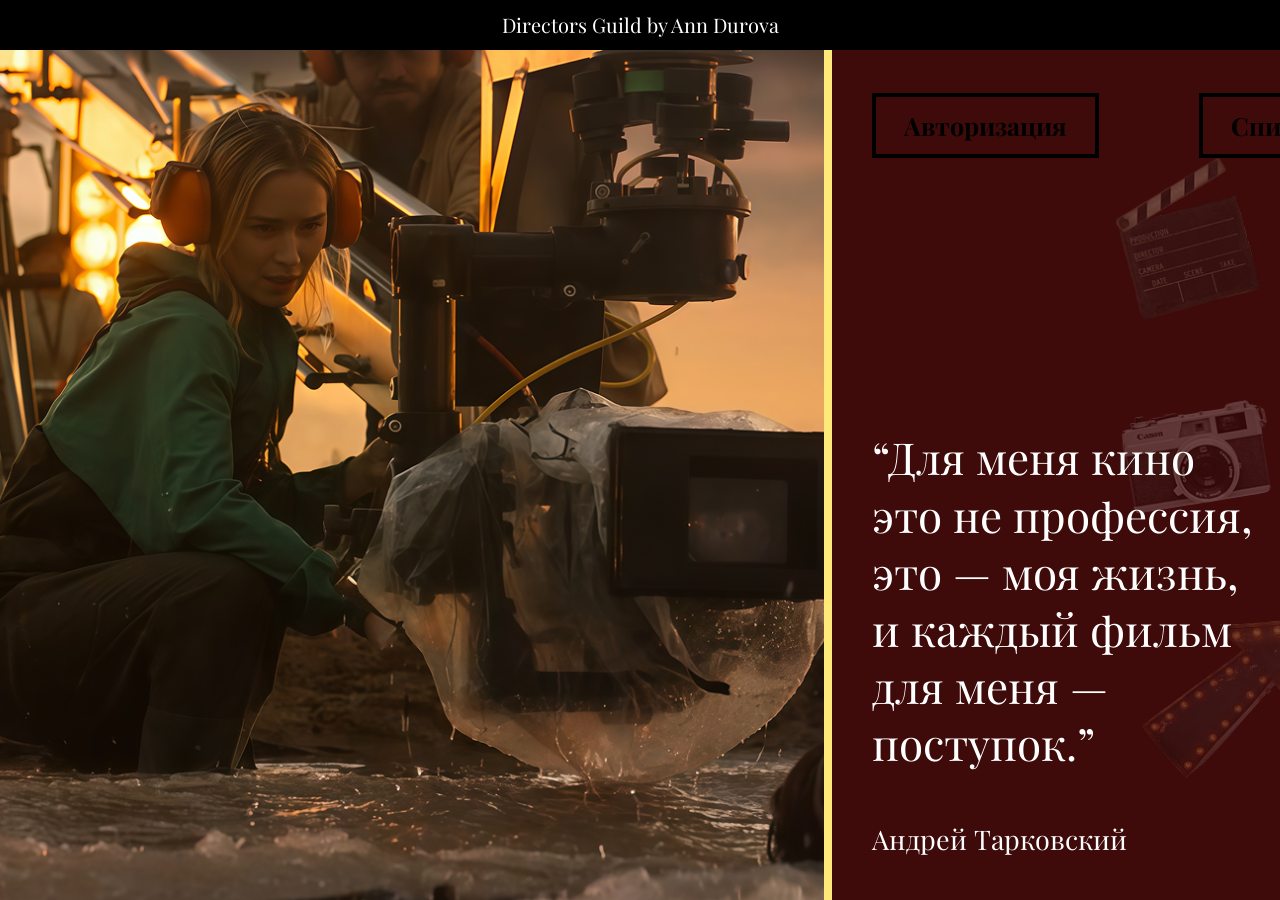
<file: index.html>
<!DOCTYPE html>
<html lang="en">
<head>
    <meta charset="UTF-8">
    <meta name="viewport" content="width=device-width, initial-scale=1.0">
    <title>Directors Guild by Ann Durova</title>
    <link rel="stylesheet" href="style.css">
    <link href="https://fonts.googleapis.com/css?family=Playfair+Display" rel="stylesheet">
</head>
<body>

    <header>
        <div class="title">
            <p>Directors Guild by Ann Durova</p>
        </div>
    </header>
    <main class="main-container">
        <div class="image-section">
            <img src="images/photo1.png" alt="Кадр из фильма" class="bg_photo">
            <div class="yellow-bar"></div>
        </div>

        <div class="right-section">
            <div class="buttons-row">
                <a class="btn">Авторизация</a>
                <a href="list_of_directors.html" class="btn">Список</a>
            </div>
            <div class="big-title">
                <p>“Для меня кино это не профессия, это — моя жизнь, и каждый фильм для меня — поступок.”</p>
                <p class="author">Андрей Тарковский</p>
            </div>
        </div>
    </main>
</body>
</html>
</file>
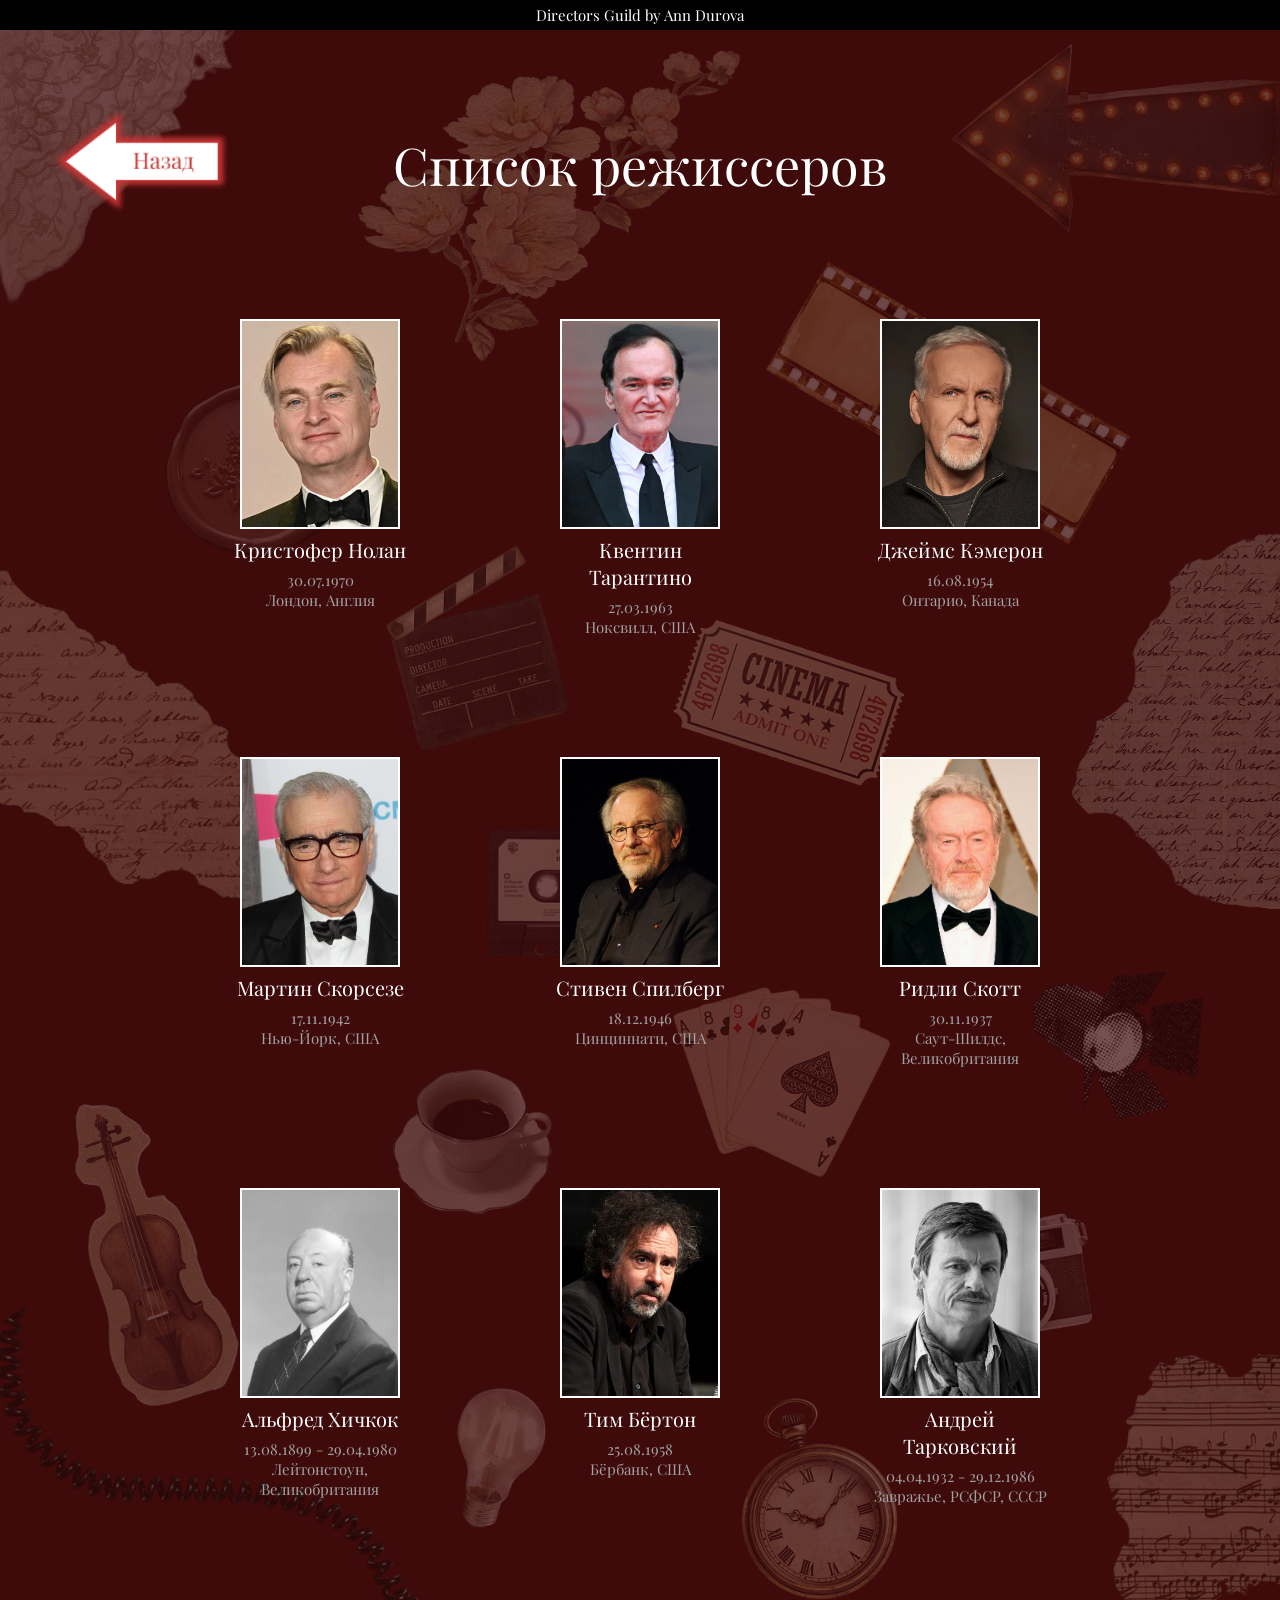
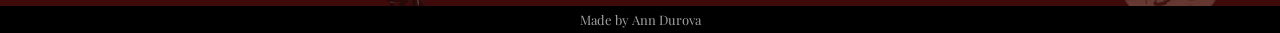
<file: list_of_directors.html>
<!DOCTYPE html>
<html lang="en">
<head>
    <meta charset="UTF-8">
    <meta name="viewport" content="width=device-width, initial-scale=1.0">
    <title>Directors Guild by Ann Durova</title>
    <link rel="stylesheet" href="style_list.css">
    <link href="https://fonts.googleapis.com/css?family=Playfair+Display" rel="stylesheet">

</head>
<body>
    <header>
        <div class="title">
            <p>Directors Guild by Ann Durova</p>
        </div>
    </header>
    <main class="page-main">

        <div id="return-button-child">
            <a href="index.html"><img src="images/pointer.png" class="return-button"></a>
        </div>
        <h2>Список режиссеров</h2>
        <div class="directors">

            <a href="directors/director1.html" class="director-card">
                <img src="images/director1.jpg" alt="Кристофер Нолан">
                <p class="p-big">Кристофер Нолан</p>
                <p class="p-small">30.07.1970</p>
                <p class="p-small">Лондон, Англия</p>
            </a>

            <a href="directors/director2.html" class="director-card">
                <img src="images/director2.jpg" alt="Квентин Тарантино">
                <p class="p-big">Квентин Тарантино</p>
                <p class="p-small">27.03.1963</p>
                <p class="p-small">Ноксвилл, США</p>
            </a>

            <a href="directors/director3.html" class="director-card">
                <img src="images/director3.jpg" alt="Джеймс Кэмерон">
                <p class="p-big">Джеймс Кэмерон</p>
                <p class="p-small">16.08.1954</p>
                <p class="p-small">Онтарио, Канада</p>
            </a>

            <a href="directors/director4.html" class="director-card">
                <img src="images/director4.jpg" alt="Мартин Скорсезе">
                <p class="p-big">Мартин Скорсезе</p>
                <p class="p-small">17.11.1942</p>
                <p class="p-small">Нью-Йорк, США</p>
            </a>

            <a href="directors/director5.html" class="director-card">
                <img src="images/director5.jpg" alt="Стивен Спилберг">
                <p class="p-big">Стивен Спилберг</p>
                <p class="p-small">18.12.1946</p>
                <p class="p-small">Цинциннати, США</p>
            </a>

            <a href="directors/director6.html" class="director-card">
                <img src="images/director6.jpg" alt="Ридли Скотт">
                <p class="p-big">Ридли Скотт</p>
                <p class="p-small">30.11.1937</p>
                <p class="p-small">Саут-Шилдс, Великобритания</p>
            </a>

            <a href="directors/director7.html" class="director-card">
                <img src="images/director7.jpg" alt="Альфред Хичкок">
                <p class="p-big">Альфред Хичкок</p>
                <p class="p-small">13.08.1899 - 29.04.1980</p>
                <p class="p-small">Лейтонстоун, Великобритания</p>
            </a>

            <a href="directors/director8.html" class="director-card">
                <img src="images/director8.jpg" alt="Тим Бёртон">
                <p class="p-big">Тим Бёртон</p>
                <p class="p-small">25.08.1958</p>
                <p class="p-small">Бёрбанк, США</p>
            </a>

            <a href="directors/director9.html" class="director-card">
                <img src="images/director9.jpg" alt="Андрей Тарковский">
                <p class="p-big">Андрей Тарковский</p>
                <p class="p-small">04.04.1932 - 29.12.1986</p>
                <p class="p-small">Завражье, РСФСР, СССР</p>
            </a>
            

        </div>
    </main>
    <footer>
        <div class="title">
            <p>Made by Ann Durova</p>
        </div>
    </footer>
</body>
</html>
</file>
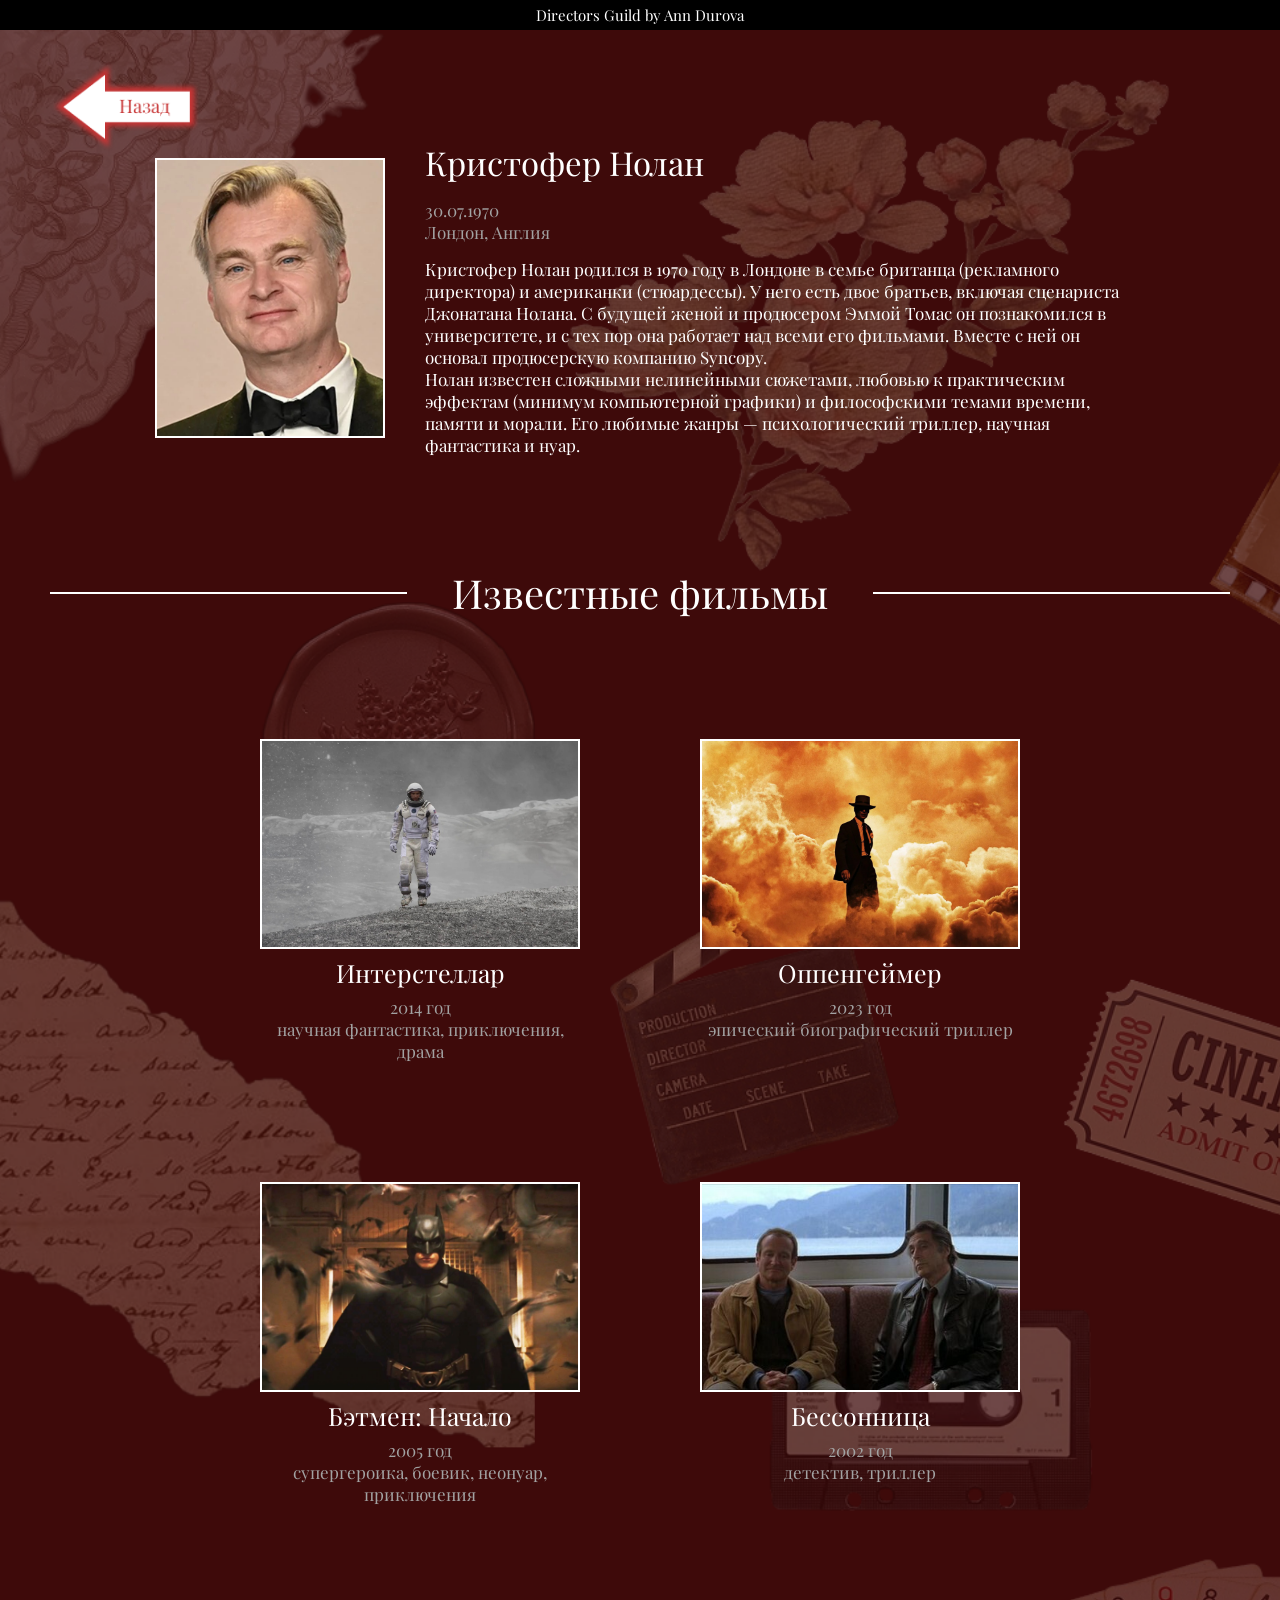
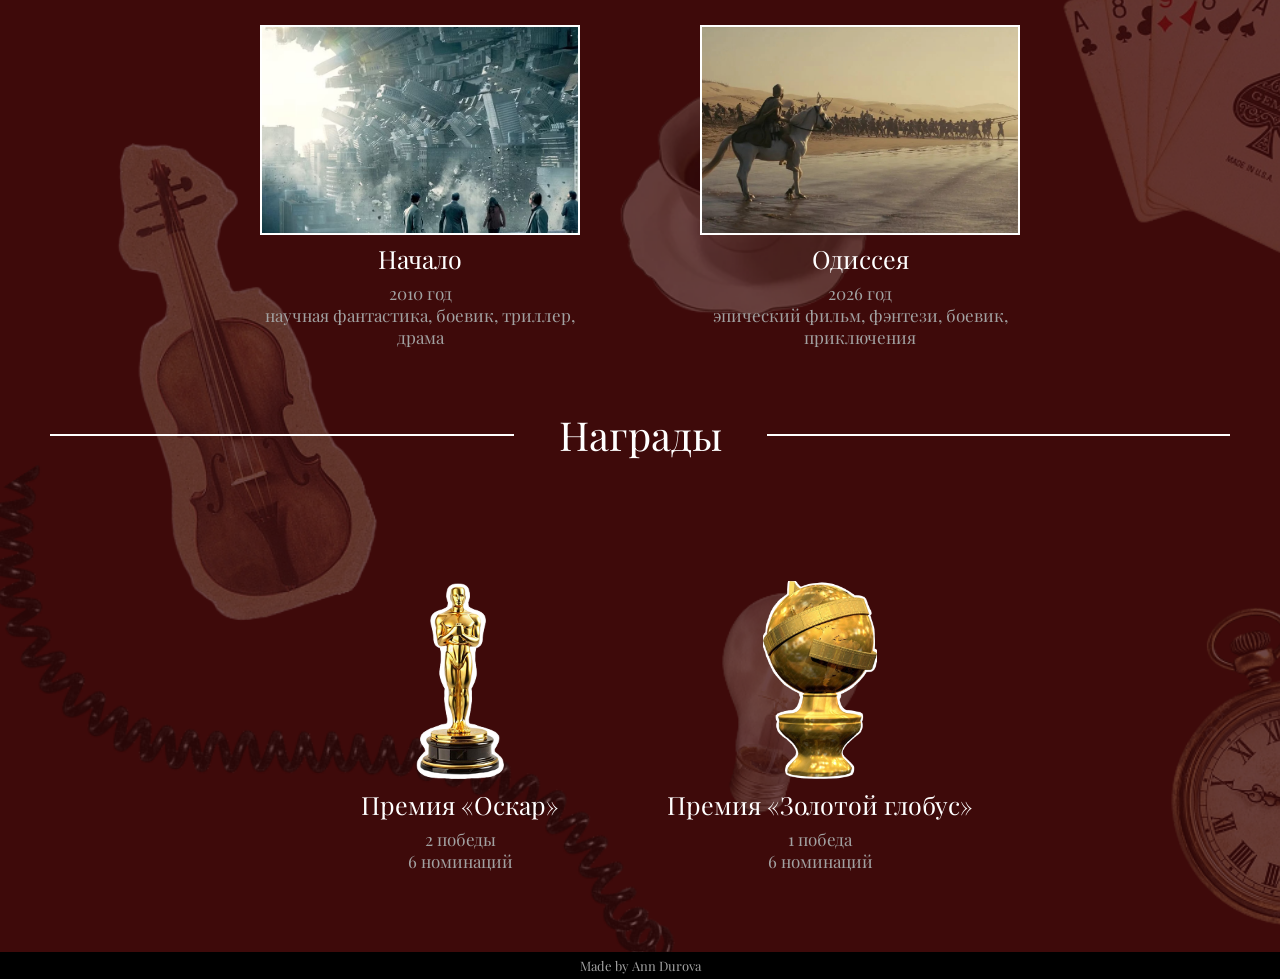
<file: directors/director1.html>
<!DOCTYPE html>
<html lang="en">
<head>
    <meta charset="UTF-8">
    <meta name="viewport" content="width=device-width, initial-scale=1.0">
    <title>Directors Guild by Ann Durova</title>
    <link rel="stylesheet" href="style_director1.css">
    <link href="https://fonts.googleapis.com/css?family=Playfair+Display" rel="stylesheet">

</head>
<body>
    <header>
        <div class="title">
            <p>Directors Guild by Ann Durova</p>
        </div>
    </header>
    <main class="page-main">

        <div id="return-button-child">
            <a href="../list_of_directors.html"><img src="../images/pointer.png" class="return-button"></a>
        </div>


        <section class="section1">
            <img src="images/director1/director1.jpg" alt="Кристофер Нолан" class="director">
            <div>
                <h3>Кристофер Нолан</h3>
                <p class="p-small">30.07.1970<br>Лондон, Англия</p>
                <p>
                    Кристофер Нолан родился в 1970 году в Лондоне в семье британца (рекламного директора) и американки (стюардессы). 
                    У него есть двое братьев, включая сценариста Джонатана Нолана. 
                    С будущей женой и продюсером Эммой Томас он познакомился в университете, и с тех пор она работает над всеми его фильмами. 
                    Вместе с ней он основал продюсерскую компанию Syncopy.<br>
                    Нолан известен сложными нелинейными сюжетами, 
                    любовью к практическим эффектам (минимум компьютерной графики) и философскими темами времени, памяти и морали. 
                    Его любимые жанры — психологический триллер, научная фантастика и нуар.
                </p>
            </div>
        </section>


        <section class="section2">
            <h2>Известные фильмы</h2>
            <div class="films">
                <div class="film-card">
                    <img src="images/director1/film_1.jpg" alt="Интерстеллар">
                    <p class="p-big">Интерстеллар</p>
                    <p class="p-small">2014 год</p>
                    <p class="p-small">научная фантастика, приключения, драма</p>
                </div>
                <div class="film-card">
                    <img src="images/director1/film_2.jpg" alt="Оппенгеймер">
                    <p class="p-big">Оппенгеймер</p>
                    <p class="p-small">2023 год</p>
                    <p class="p-small">эпический биографический триллер</p>
                </div>
                <div class="film-card">
                    <img src="images/director1/film_3.jpg" alt="Бэтмен: Начало">
                    <p class="p-big">Бэтмен: Начало</p>
                    <p class="p-small">2005 год</p>
                    <p class="p-small">супергероика, боевик, неонуар, приключения</p>
                </div>
                <div class="film-card">
                    <img src="images/director1/film_4.jpg" alt="Бессонница">
                    <p class="p-big">Бессонница</p>
                    <p class="p-small">2002 год</p>
                    <p class="p-small">детектив, триллер</p>
                </div>
                <div class="film-card">
                    <img src="images/director1/film_5.png" alt="Начало">
                    <p class="p-big">Начало</p>
                    <p class="p-small">2010 год</p>
                    <p class="p-small">научная фантастика, боевик, триллер, драма</p>
                </div>
                <div class="film-card">
                    <img src="images/director1/film_6.jpg" alt="Одиссея">
                    <p class="p-big">Одиссея</p>
                    <p class="p-small">2026 год</p>
                    <p class="p-small">эпический фильм, фэнтези, боевик, приключения</p>
                </div>
            </div>
        </section>


        <section class="section3">
            <h2>Награды</h2>
            <div class="rewards">
                <div class="reward-card">
                    <img src="images/rewards/oscar.png" alt="«Оскар»">
                    <p class="p-big">Премия «Оскар»</p>
                    <p class="p-small">2 победы</p>
                    <p class="p-small">6 номинаций</p>
                </div>
                <div class="reward-card">
                    <img src="images/rewards/golden_globe.png" alt="«Золотой глобус»">
                    <p class="p-big">Премия «Золотой глобус»</p>
                    <p class="p-small">1 победа</p>
                    <p class="p-small">6 номинаций</p>
                </div>
            </div>
        </section>


    </main>
    <footer>
        <div class="title">
            <p>Made by Ann Durova</p>
        </div>
    </footer>
</body>
</html>
</file>
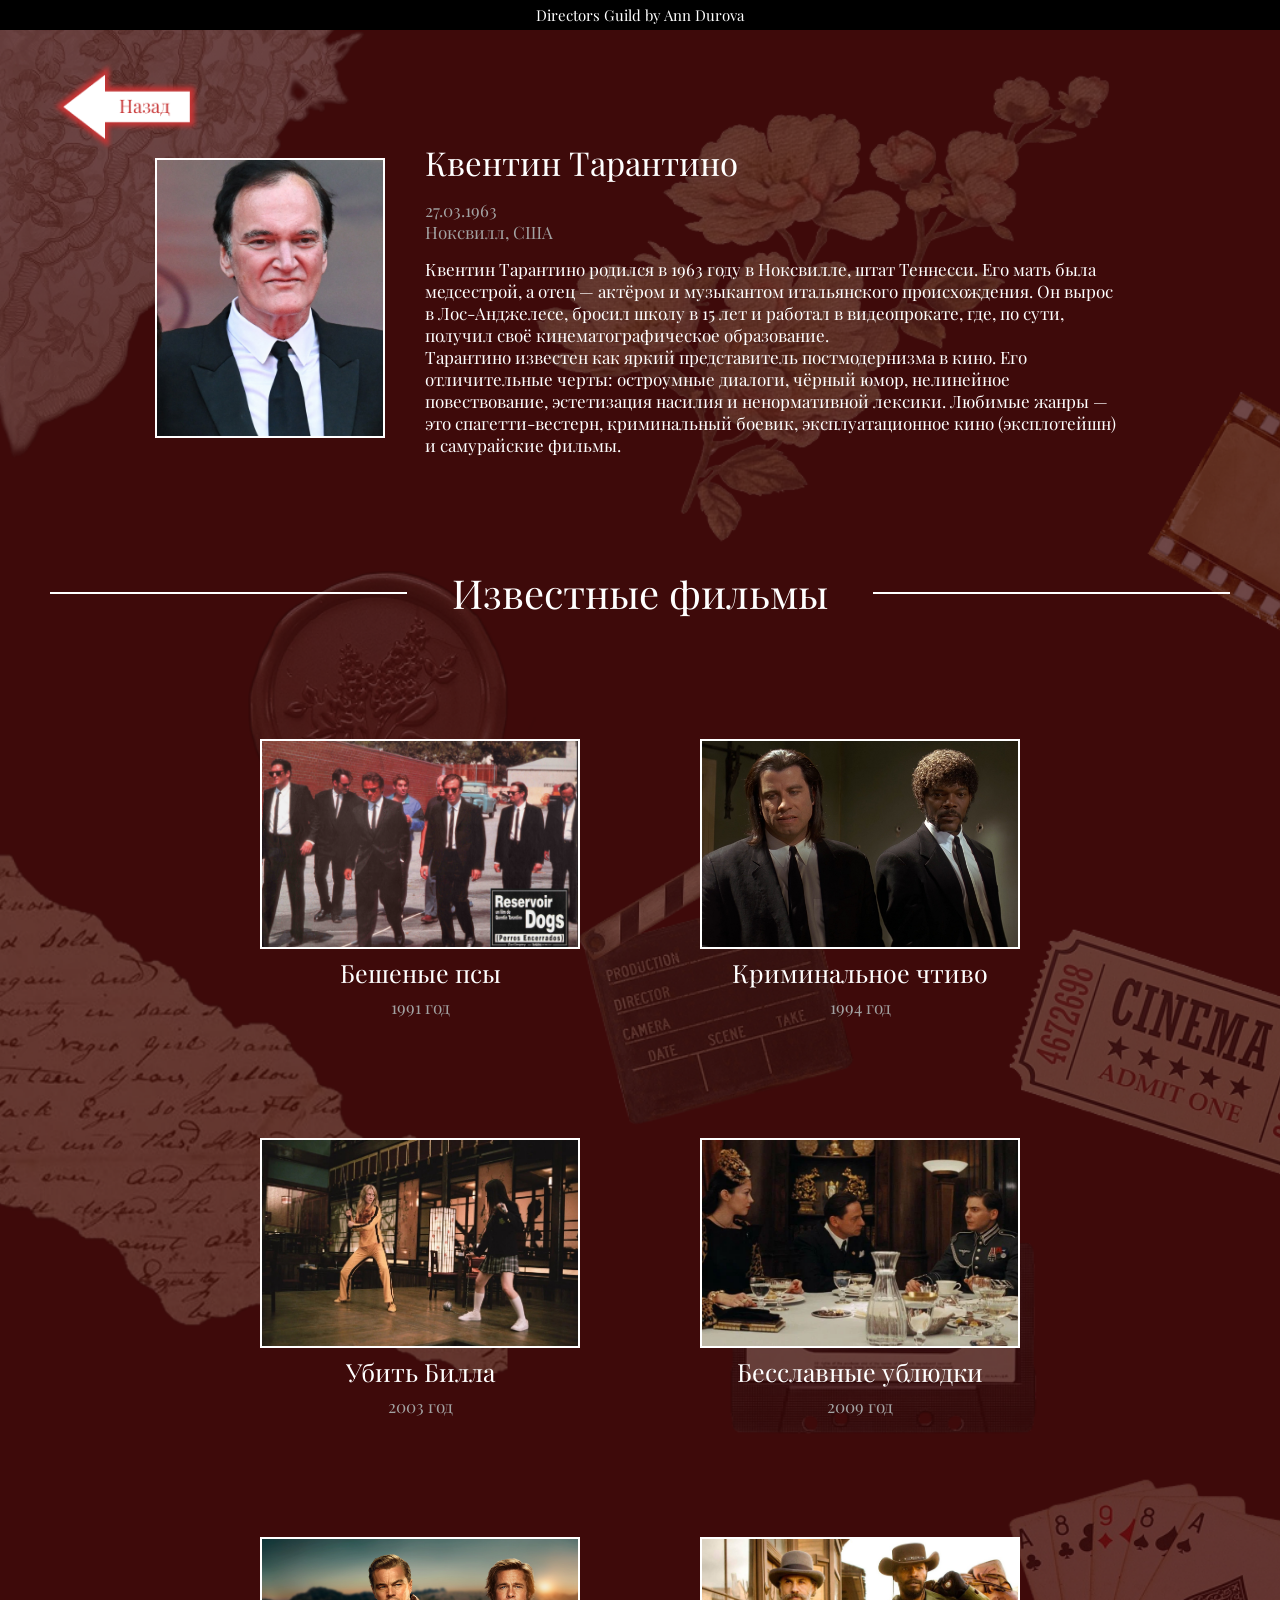
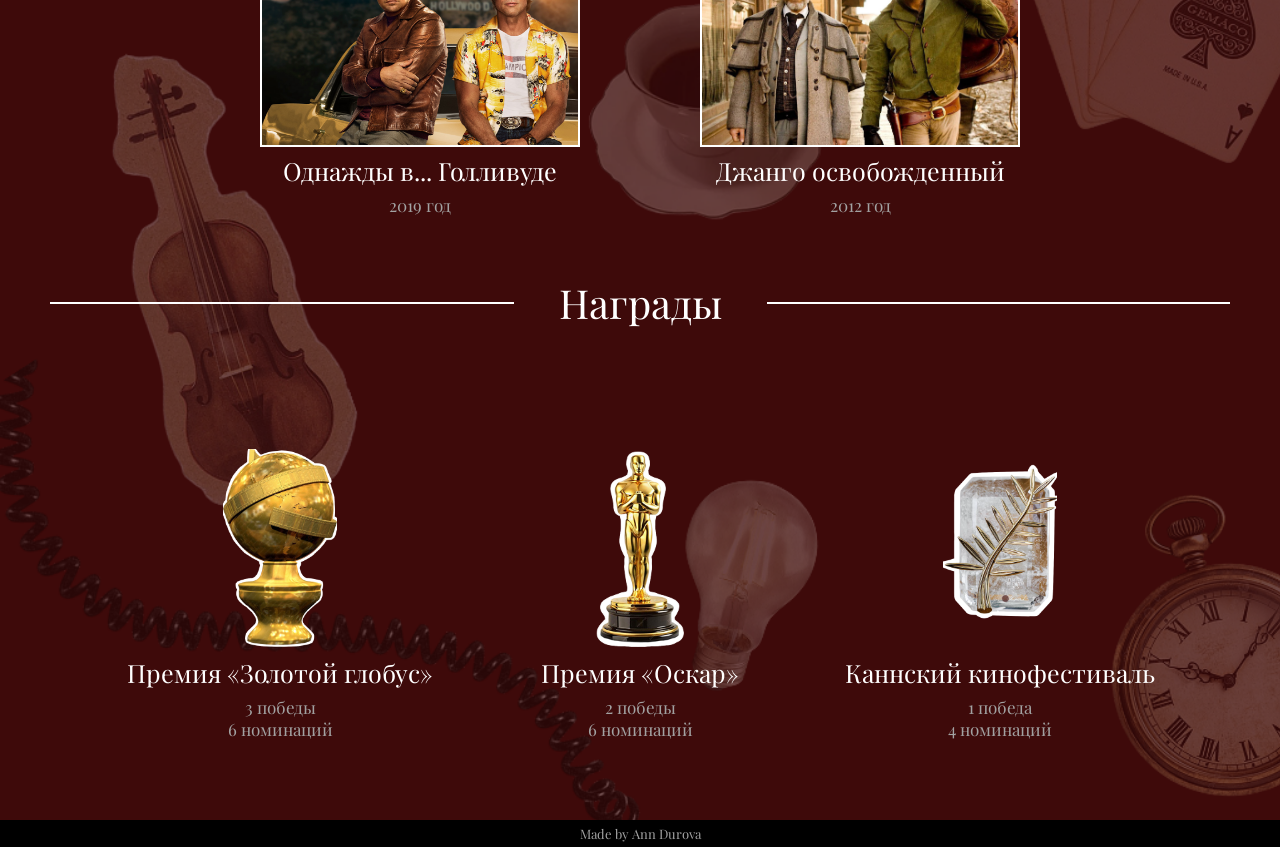
<file: directors/director2.html>
<!DOCTYPE html>
<html lang="en">
<head>
    <meta charset="UTF-8">
    <meta name="viewport" content="width=device-width, initial-scale=1.0">
    <title>Directors Guild by Ann Durova</title>
    <link rel="stylesheet" href="style_director1.css">
    <link href="https://fonts.googleapis.com/css?family=Playfair+Display" rel="stylesheet">

</head>
<body>
    <header>
        <div class="title">
            <p>Directors Guild by Ann Durova</p>
        </div>
    </header>
    <main class="page-main">

        <div id="return-button-child">
            <a href="../list_of_directors.html"><img src="../images/pointer.png" class="return-button"></a>
        </div>



        <section class="section1">
            <img src="images/director2/director2.jpg" alt="Квентин Тарантино" class="director">
            <div>
                <h3>Квентин Тарантино</h3>
                <p class="p-small">27.03.1963<br>Ноксвилл, США</p>
                <p>
                    Квентин Тарантино родился в 1963 году в Ноксвилле, штат Теннесси. 
                    Его мать была медсестрой, а отец — актёром и музыкантом итальянского происхождения. 
                    Он вырос в Лос-Анджелесе, бросил школу в 15 лет и работал в видеопрокате, где, по сути, получил своё кинематографическое образование.<br>
                    Тарантино известен как яркий представитель постмодернизма в кино. 
                    Его отличительные черты: остроумные диалоги, чёрный юмор, нелинейное повествование, эстетизация насилия и ненормативной лексики. 
                    Любимые жанры — это спагетти-вестерн, криминальный боевик, эксплуатационное кино (эксплотейшн) и самурайские фильмы.
                </p>
            </div>
        </section>


        <section class="section2">
            <h2>Известные фильмы</h2>
            <div class="films">
                <div class="film-card">
                    <img src="images/director2/film_1.jpg" alt="Бешеные псы">
                    <p class="p-big">Бешеные псы</p>
                    <p class="p-small">1991 год</p>
                    <p class="p-small"></p>
                </div>
                <div class="film-card">
                    <img src="images/director2/film_2.jpg" alt="Криминальное чтиво">
                    <p class="p-big">Криминальное чтиво</p>
                    <p class="p-small">1994 год</p>
                    <p class="p-small"></p>
                </div>
                <div class="film-card">
                    <img src="images/director2/film_3.jpg" alt="Убить Билла">
                    <p class="p-big">Убить Билла</p>
                    <p class="p-small">2003 год</p>
                    <p class="p-small"></p>
                </div>
                <div class="film-card">
                    <img src="images/director2/film_4.jpg" alt="Бесславные ублюдки">
                    <p class="p-big">Бесславные ублюдки</p>
                    <p class="p-small">2009 год</p>
                    <p class="p-small"></p>
                </div>
                <div class="film-card">
                    <img src="images/director2/film_5.jpg" alt="Однажды в... Голливуде">
                    <p class="p-big">Однажды в... Голливуде</p>
                    <p class="p-small">2019 год</p>
                    <p class="p-small"></p>
                </div>
                <div class="film-card">
                    <img src="images/director2/film_6.jpg" alt="Джанго освобожденный">
                    <p class="p-big">Джанго освобожденный</p>
                    <p class="p-small">2012 год</p>
                    <p class="p-small"></p>
                </div>
            </div>
        </section>


        <section class="section3">
            <h2>Награды</h2>
            <div class="rewards">
                <div class="reward-card">
                    <img src="images/rewards/golden_globe.png" alt="«Золотой глобус»">
                    <p class="p-big">Премия «Золотой глобус»</p>
                    <p class="p-small">3 победы</p>
                    <p class="p-small">6 номинаций</p>
                </div>
                <div class="reward-card">
                    <img src="images/rewards/oscar.png" alt="«Оскар»">
                    <p class="p-big">Премия «Оскар»</p>
                    <p class="p-small">2 победы</p>
                    <p class="p-small">6 номинаций</p>
                </div>
                <div class="reward-card">
                    <img src="images/rewards/palm_branch.png" alt="Каннский кинофестиваль">
                    <p class="p-big">Каннский кинофестиваль</p>
                    <p class="p-small">1 победа</p>
                    <p class="p-small">4 номинаций</p>
                </div>
            </div>
        </section>


    </main>
    <footer>
        <div class="title">
            <p>Made by Ann Durova</p>
        </div>
    </footer>
</body>
</html>
</file>
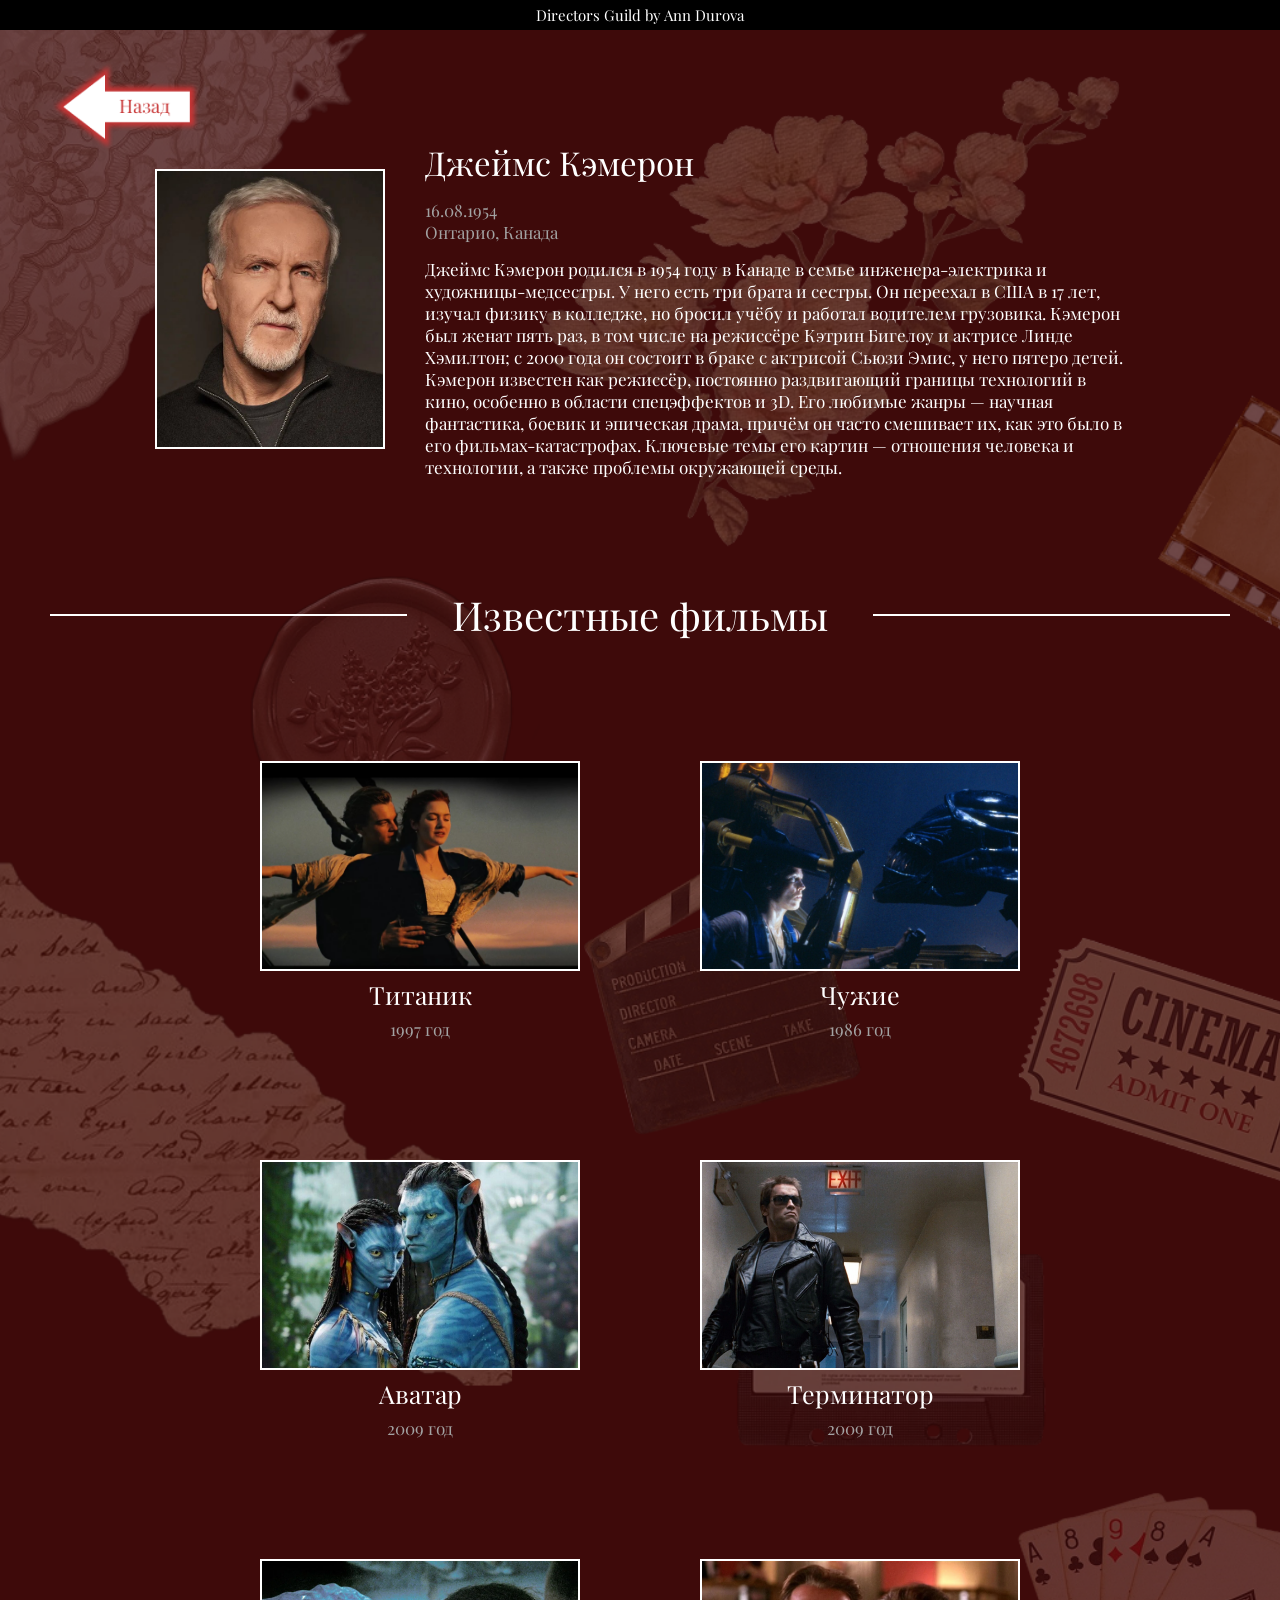
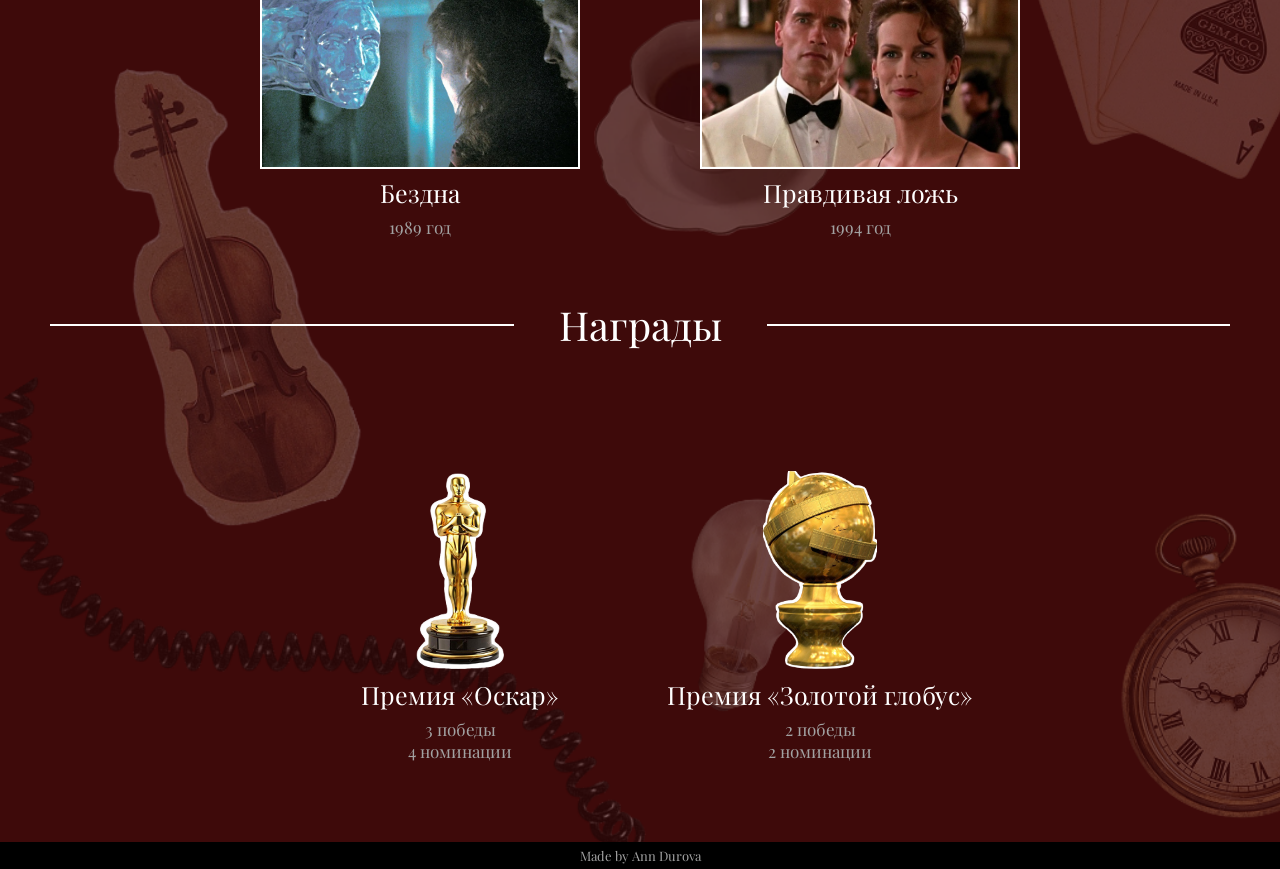
<file: directors/director3.html>
<!DOCTYPE html>
<html lang="en">
<head>
    <meta charset="UTF-8">
    <meta name="viewport" content="width=device-width, initial-scale=1.0">
    <title>Directors Guild by Ann Durova</title>
    <link rel="stylesheet" href="style_director1.css">
    <link href="https://fonts.googleapis.com/css?family=Playfair+Display" rel="stylesheet">

</head>
<body>
    <header>
        <div class="title">
            <p>Directors Guild by Ann Durova</p>
        </div>
    </header>
    <main class="page-main">

        <div id="return-button-child">
            <a href="../list_of_directors.html"><img src="../images/pointer.png" class="return-button"></a>
        </div>



        <section class="section1">
            <img src="images/director3/director3.jpg" alt="Джеймс Кэмерон" class="director">
            <div>
                <h3>Джеймс Кэмерон</h3>
                <p class="p-small">16.08.1954<br>Онтарио, Канада</p>
                <p>
                    Джеймс Кэмерон родился в 1954 году в Канаде в семье инженера-электрика и художницы-медсестры. 
                    У него есть три брата и сестры. 
                    Он переехал в США в 17 лет, изучал физику в колледже, но бросил учёбу и работал водителем грузовика. 
                    Кэмерон был женат пять раз, в том числе на режиссёре Кэтрин Бигелоу и актрисе Линде Хэмилтон; 
                    с 2000 года он состоит в браке с актрисой Сьюзи Эмис, у него пятеро детей. <br>

                    Кэмерон известен как режиссёр, постоянно раздвигающий границы технологий в кино, особенно в области спецэффектов и 3D. 
                    Его любимые жанры — научная фантастика, боевик и эпическая драма, причём он часто смешивает их, как это было в его фильмах-катастрофах. 
                    Ключевые темы его картин — отношения человека и технологии, а также проблемы окружающей среды.

                </p>
            </div>
        </section>


        <section class="section2">
            <h2>Известные фильмы</h2>
            <div class="films">
                <div class="film-card">
                    <img src="images/director3/film_1.jpg" alt="Титаник">
                    <p class="p-big">Титаник</p>
                    <p class="p-small">1997 год</p>
                    <p class="p-small"></p>
                </div>
                <div class="film-card">
                    <img src="images/director3/film_2.jpg" alt="Чужие">
                    <p class="p-big">Чужие</p>
                    <p class="p-small">1986 год</p>
                    <p class="p-small"></p>
                </div>
                <div class="film-card">
                    <img src="images/director3/film_3.jpg" alt="Аватар">
                    <p class="p-big">Аватар</p>
                    <p class="p-small">2009 год</p>
                    <p class="p-small"></p>
                </div>
                <div class="film-card">
                    <img src="images/director3/film_4.jpg" alt="Терминатор">
                    <p class="p-big">Терминатор</p>
                    <p class="p-small">2009 год</p>
                    <p class="p-small"></p>
                </div>
                <div class="film-card">
                    <img src="images/director3/film_5.jpg" alt="Бездна">
                    <p class="p-big">Бездна</p>
                    <p class="p-small">1989 год</p>
                    <p class="p-small"></p>
                </div>
                <div class="film-card">
                    <img src="images/director3/film_6.jpg" alt="Одиссея">
                    <p class="p-big">Правдивая ложь</p>
                    <p class="p-small">1994 год</p>
                    <p class="p-small"></p>
                </div>
            </div>
        </section>


        <section class="section3">
            <h2>Награды</h2>
            <div class="rewards">
                <div class="reward-card">
                    <img src="images/rewards/oscar.png" alt="«Оскар»">
                    <p class="p-big">Премия «Оскар»</p>
                    <p class="p-small">3 победы</p>
                    <p class="p-small">4 номинации</p>
                </div>
                <div class="reward-card">
                    <img src="images/rewards/golden_globe.png" alt="«Золотой глобус»">
                    <p class="p-big">Премия «Золотой глобус»</p>
                    <p class="p-small">2 победы</p>
                    <p class="p-small">2 номинации</p>
                </div>
            </div>
        </section>


    </main>
    <footer>
        <div class="title">
            <p>Made by Ann Durova</p>
        </div>
    </footer>
</body>
</html>
</file>
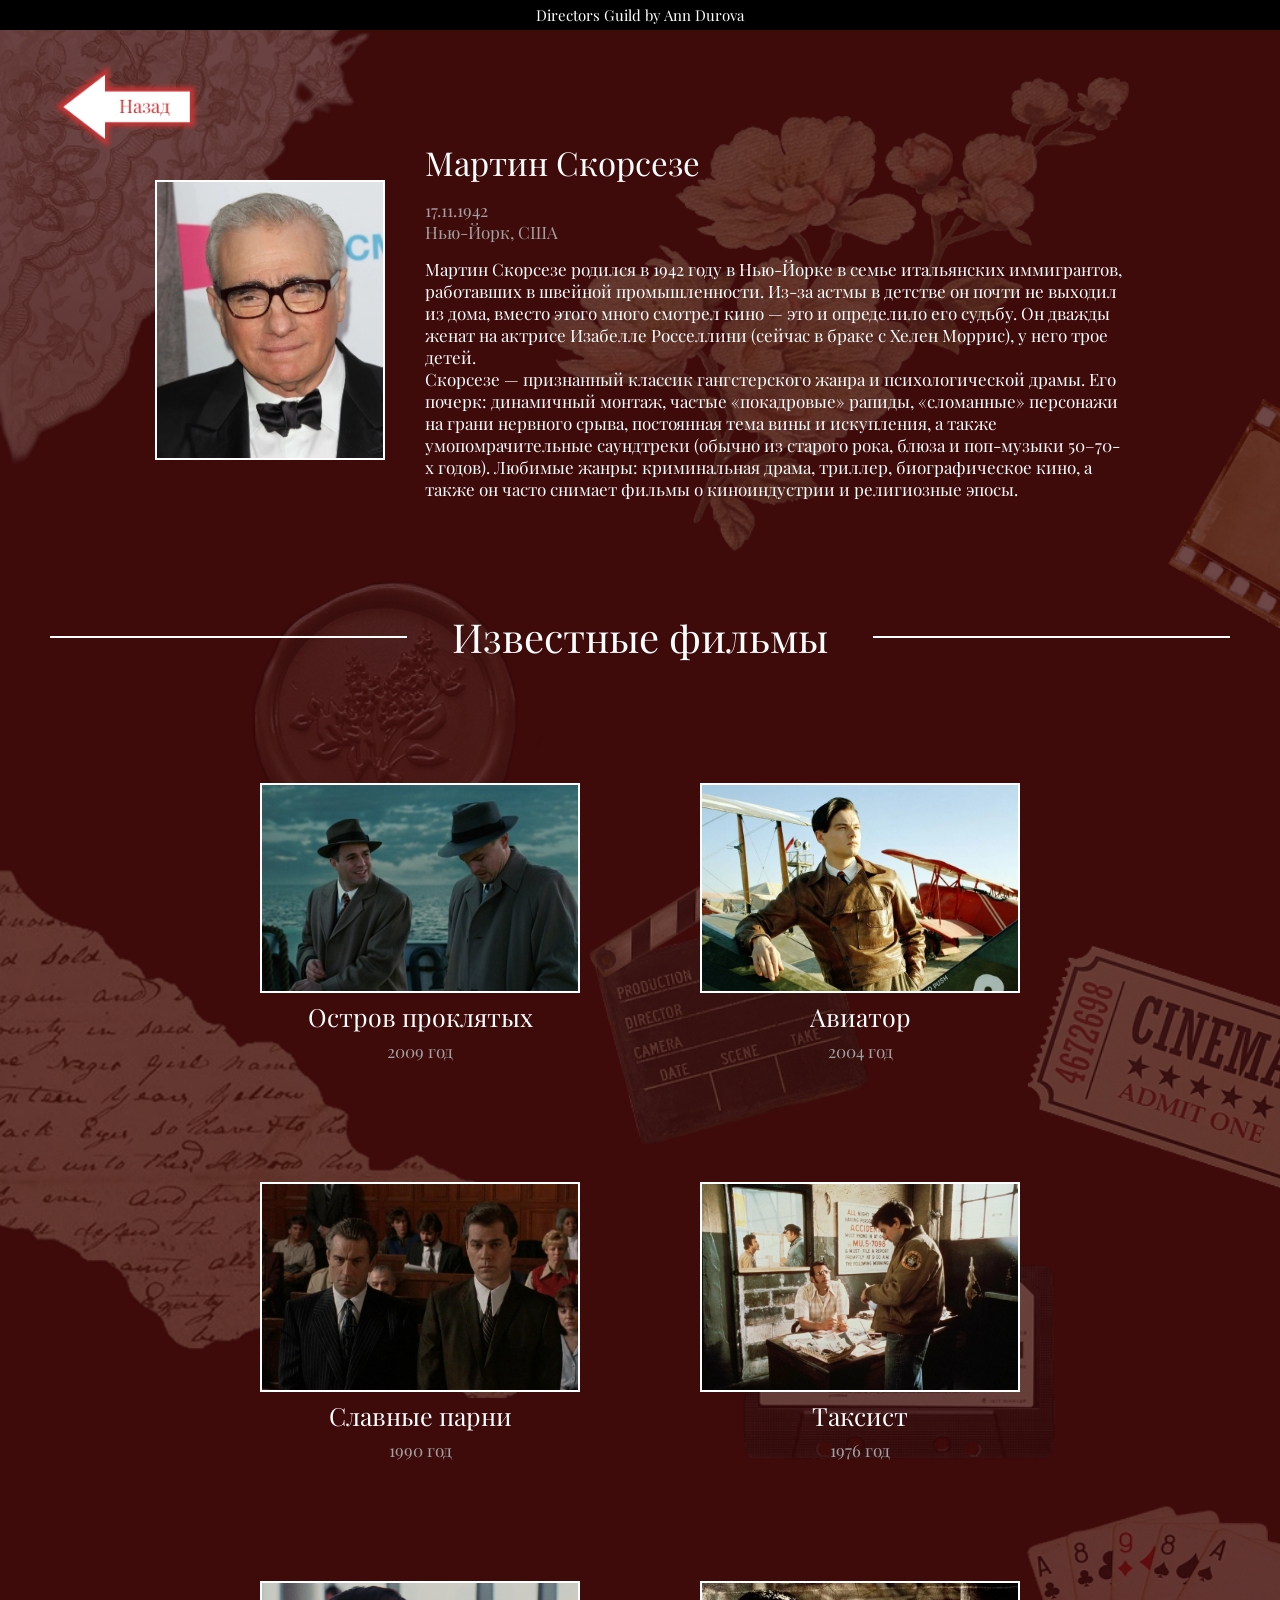
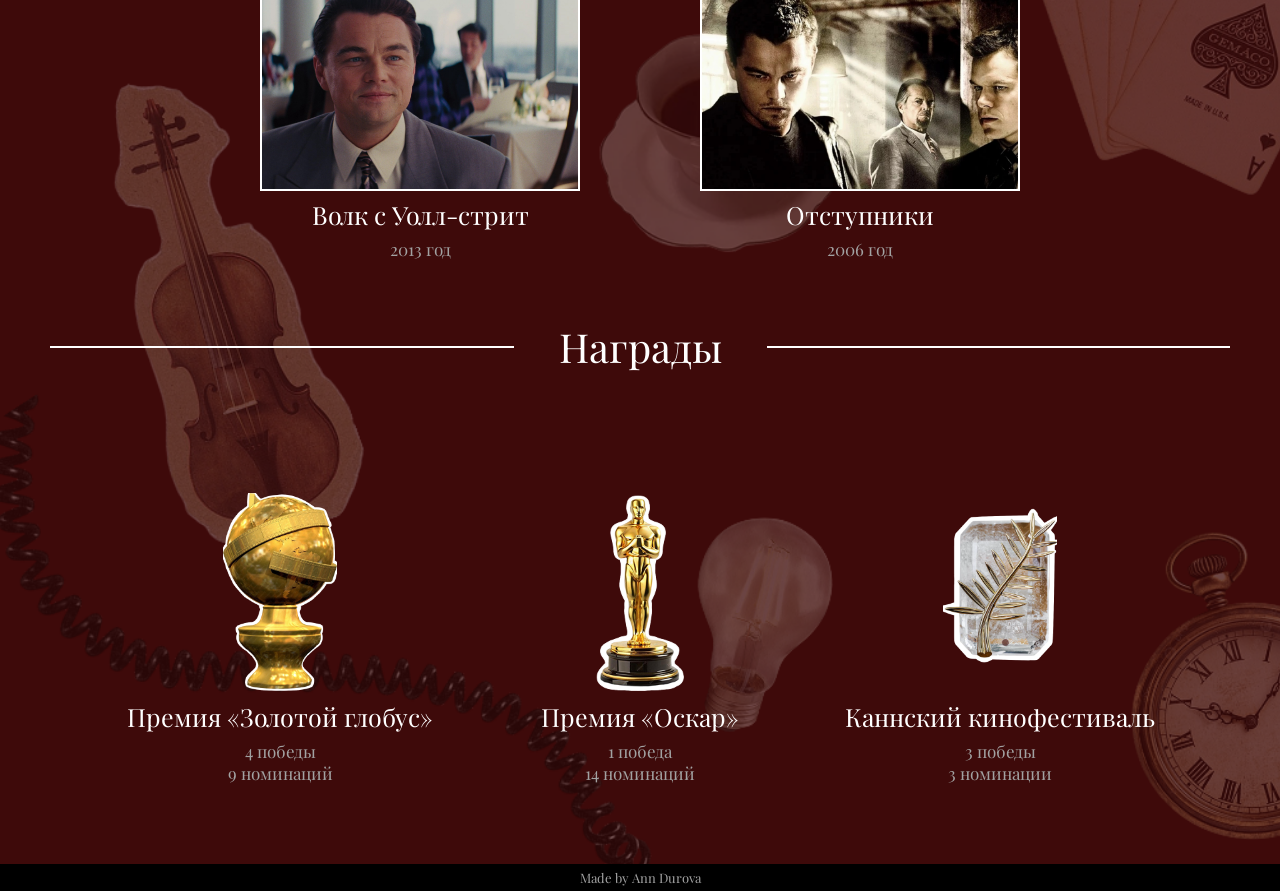
<file: directors/director4.html>
<!DOCTYPE html>
<html lang="en">
<head>
    <meta charset="UTF-8">
    <meta name="viewport" content="width=device-width, initial-scale=1.0">
    <title>Directors Guild by Ann Durova</title>
    <link rel="stylesheet" href="style_director1.css">
    <link href="https://fonts.googleapis.com/css?family=Playfair+Display" rel="stylesheet">

</head>
<body>
    <header>
        <div class="title">
            <p>Directors Guild by Ann Durova</p>
        </div>
    </header>
    <main class="page-main">

        <div id="return-button-child">
            <a href="../list_of_directors.html"><img src="../images/pointer.png" class="return-button"></a>
        </div>


        <section class="section1">
            <img src="images/director4/director4.jpg" alt="Мартин Скорсезе" class="director">
            <div>
                <h3>Мартин Скорсезе</h3>
                <p class="p-small">17.11.1942<br>Нью-Йорк, США</p>
                <p>
                    Мартин Скорсезе родился в 1942 году в Нью-Йорке в семье итальянских иммигрантов, работавших в швейной промышленности. 
                    Из-за астмы в детстве он почти не выходил из дома, вместо этого много смотрел кино — это и определило его судьбу. 
                    Он дважды женат на актрисе Изабелле Росселлини (сейчас в браке с Хелен Моррис), у него трое детей. <br>

                    Скорсезе — признанный классик гангстерского жанра и психологической драмы. 
                    Его почерк: динамичный монтаж, частые «покадровые» рапиды, «сломанные» персонажи на грани нервного срыва, 
                    постоянная тема вины и искупления, а также умопомрачительные саундтреки (обычно из старого рока, блюза и поп-музыки 50–70-х годов). 
                    Любимые жанры: криминальная драма, триллер, биографическое кино, а также он часто снимает фильмы о киноиндустрии и религиозные эпосы.

                </p>
            </div>
        </section>


        <section class="section2">
            <h2>Известные фильмы</h2>
            <div class="films">
                <div class="film-card">
                    <img src="images/director4/film_1.jpg" alt="Остров проклятых">
                    <p class="p-big">Остров проклятых</p>
                    <p class="p-small">2009 год</p>
                    <p class="p-small"></p>
                </div>
                <div class="film-card">
                    <img src="images/director4/film_2.png" alt="Авиатор">
                    <p class="p-big">Авиатор</p>
                    <p class="p-small">2004 год</p>
                    <p class="p-small"></p>
                </div>
                <div class="film-card">
                    <img src="images/director4/film_3.jpg" alt="Славные парни">
                    <p class="p-big">Славные парни</p>
                    <p class="p-small">1990 год</p>
                    <p class="p-small"></p>
                </div>
                <div class="film-card">
                    <img src="images/director4/film_4.jpg" alt="Таксист">
                    <p class="p-big">Таксист</p>
                    <p class="p-small">1976 год</p>
                    <p class="p-small"></p>
                </div>
                <div class="film-card">
                    <img src="images/director4/film_5.jpg" alt="Волк с Уолл-стрит">
                    <p class="p-big">Волк с Уолл-стрит</p>
                    <p class="p-small">2013 год</p>
                    <p class="p-small"></p>
                </div>
                <div class="film-card">
                    <img src="images/director4/film_6.jpg" alt="Отступники">
                    <p class="p-big">Отступники</p>
                    <p class="p-small">2006 год</p>
                    <p class="p-small"></p>
                </div>
            </div>
        </section>


        <section class="section3">
            <h2>Награды</h2>
            <div class="rewards">
                <div class="reward-card">
                    <img src="images/rewards/golden_globe.png" alt="«Золотой глобус»">
                    <p class="p-big">Премия «Золотой глобус»</p>
                    <p class="p-small">4 победы</p>
                    <p class="p-small">9 номинаций</p>
                </div>
                <div class="reward-card">
                    <img src="images/rewards/oscar.png" alt="«Оскар»">
                    <p class="p-big">Премия «Оскар»</p>
                    <p class="p-small">1 победа</p>
                    <p class="p-small">14 номинаций</p>
                </div>
                <div class="reward-card">
                    <img src="images/rewards/palm_branch.png" alt="Каннский кинофестиваль">
                    <p class="p-big">Каннский кинофестиваль</p>
                    <p class="p-small">3 победы</p>
                    <p class="p-small">3 номинации</p>
                </div>
            </div>
        </section>


    </main>
    <footer>
        <div class="title">
            <p>Made by Ann Durova</p>
        </div>
    </footer>
</body>
</html>
</file>
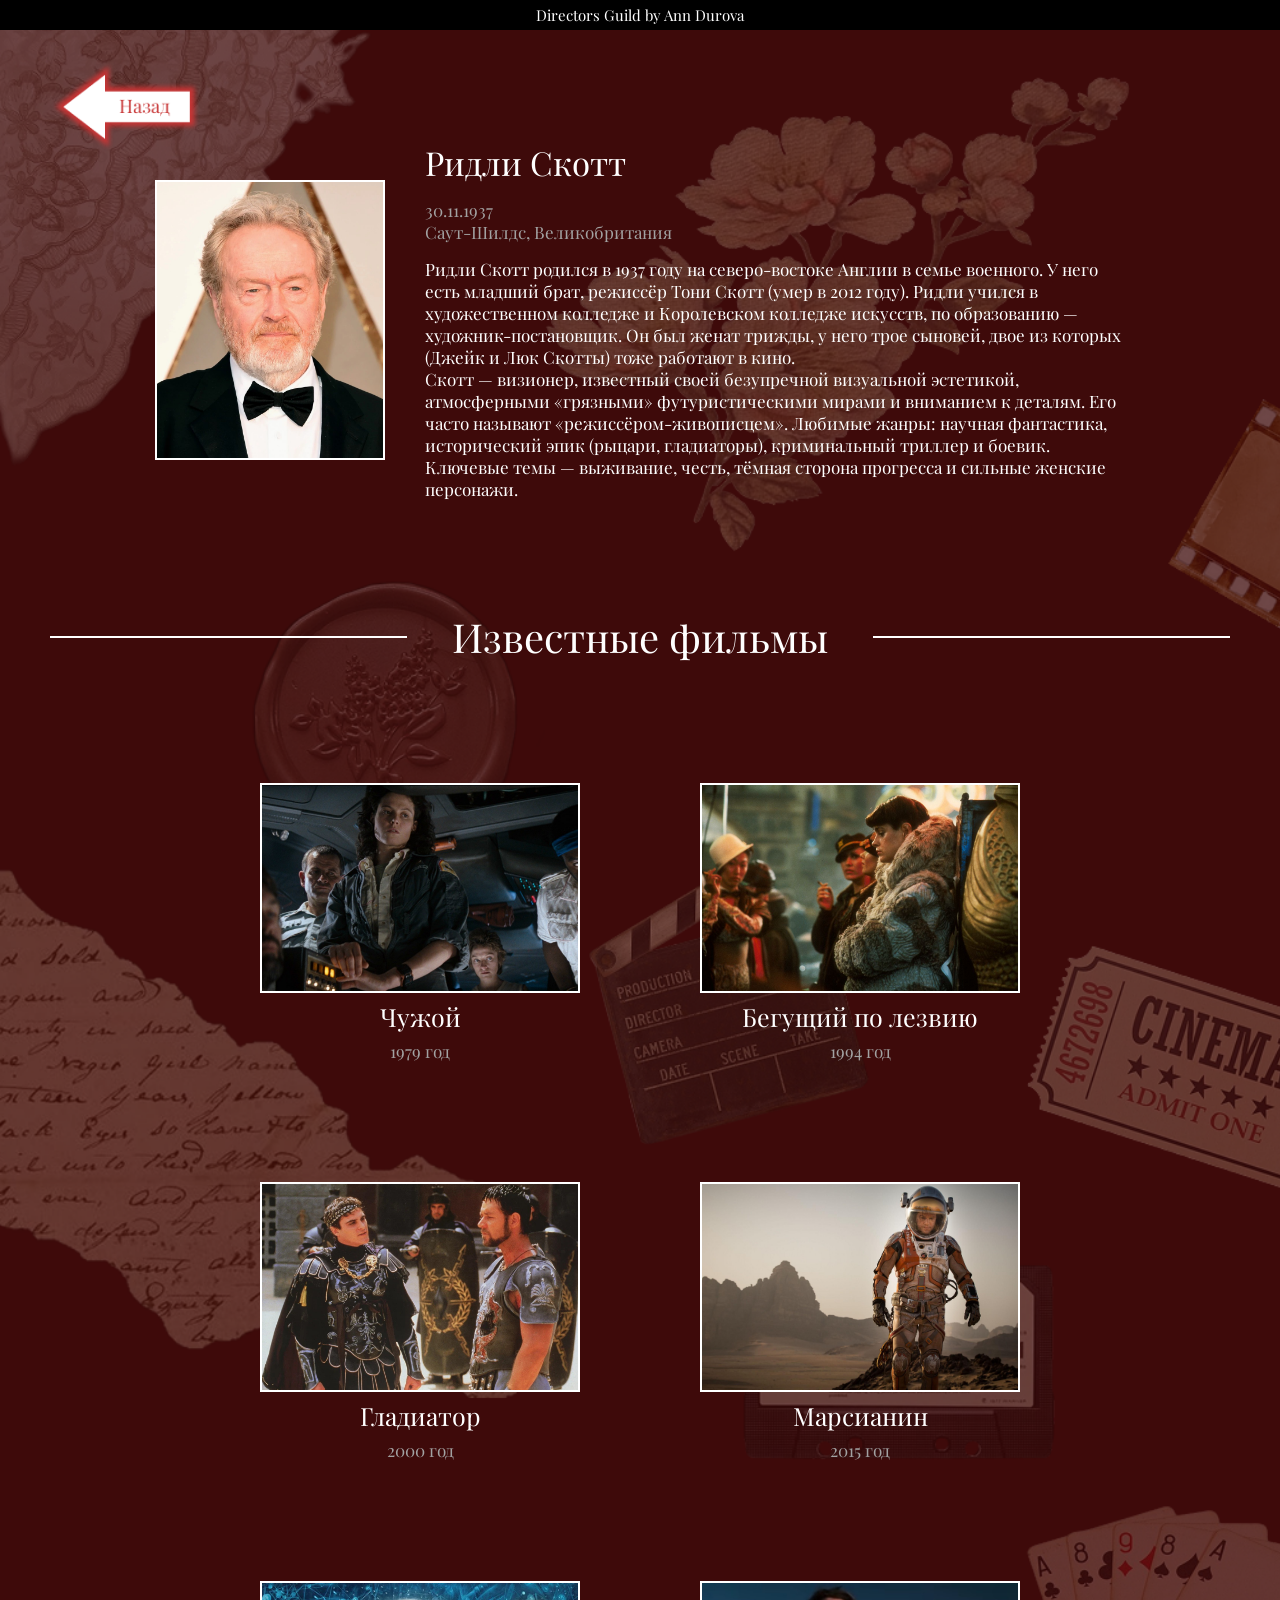
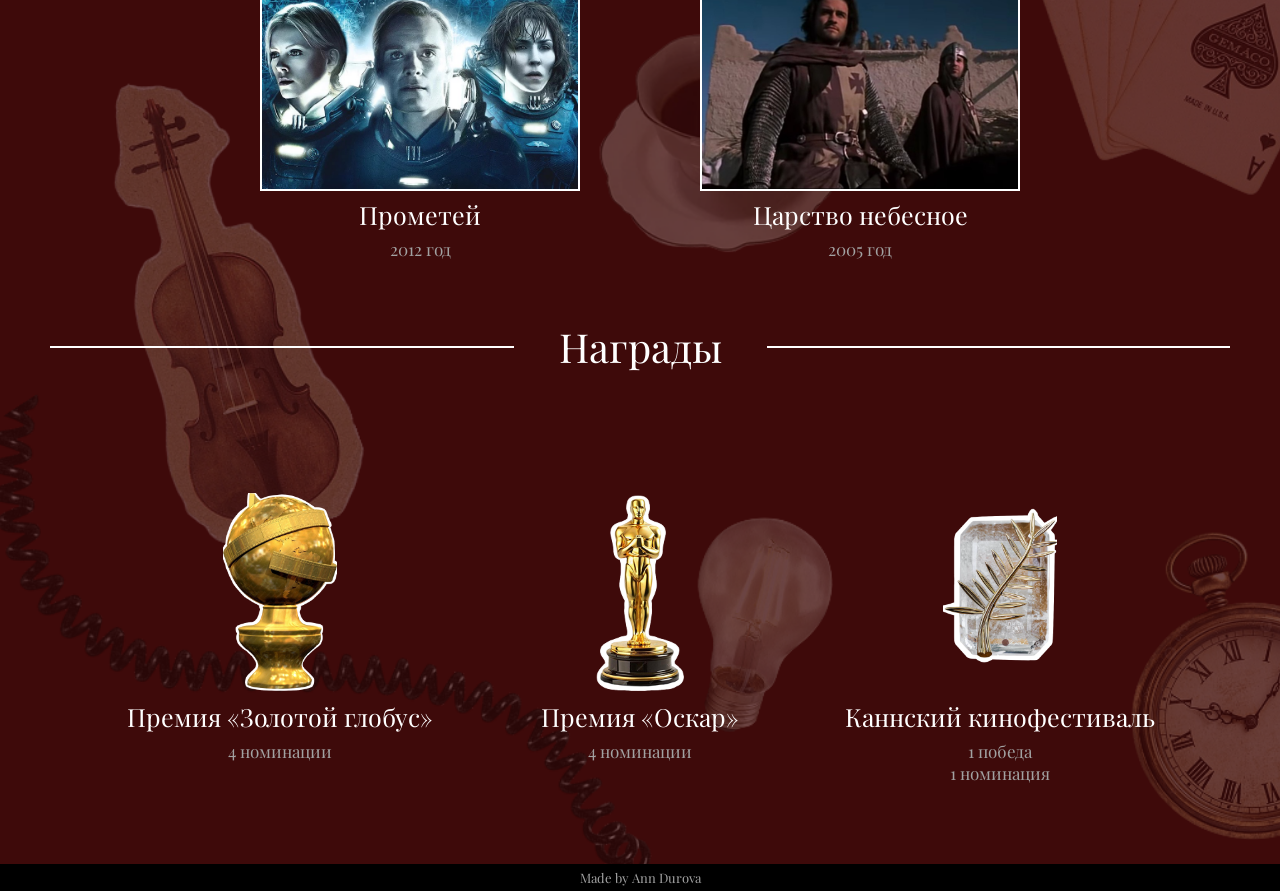
<file: directors/director6.html>
<!DOCTYPE html>
<html lang="en">
<head>
    <meta charset="UTF-8">
    <meta name="viewport" content="width=device-width, initial-scale=1.0">
    <title>Directors Guild by Ann Durova</title>
    <link rel="stylesheet" href="style_director1.css">
    <link href="https://fonts.googleapis.com/css?family=Playfair+Display" rel="stylesheet">

</head>
<body>
    <header>
        <div class="title">
            <p>Directors Guild by Ann Durova</p>
        </div>
    </header>
    <main class="page-main">


        <div id="return-button-child">
            <a href="../list_of_directors.html"><img src="../images/pointer.png" class="return-button"></a>
        </div>


        <section class="section1">
            <img src="images/director6/director6.jpg" alt="Ридли Скотт" class="director">
            <div>
                <h3>Ридли Скотт</h3>
                <p class="p-small">30.11.1937<br>Саут-Шилдс, Великобритания</p>
                <p>
                    Ридли Скотт родился в 1937 году на северо-востоке Англии в семье военного. 
                    У него есть младший брат, режиссёр Тони Скотт (умер в 2012 году). 
                    Ридли учился в художественном колледже и Королевском колледже искусств, по образованию — художник-постановщик. 
                    Он был женат трижды, у него трое сыновей, двое из которых (Джейк и Люк Скотты) тоже работают в кино.<br>

                    Скотт — визионер, известный своей безупречной визуальной эстетикой, атмосферными «грязными» футуристическими мирами и вниманием к деталям. 
                    Его часто называют «режиссёром-живописцем». 
                    Любимые жанры: научная фантастика, исторический эпик (рыцари, гладиаторы), криминальный триллер и боевик.
                    Ключевые темы — выживание, честь, тёмная сторона прогресса и сильные женские персонажи.

                </p>
            </div>
        </section>


        <section class="section2">
            <h2>Известные фильмы</h2>
            <div class="films">
                <div class="film-card">
                    <img src="images/director6/film_1.jpg" alt="Чужой">
                    <p class="p-big">Чужой</p>
                    <p class="p-small">1979 год</p>
                    <p class="p-small"></p>
                </div>
                <div class="film-card">
                    <img src="images/director6/film_2.jpg" alt="Бегущий по лезвию">
                    <p class="p-big">Бегущий по лезвию</p>
                    <p class="p-small">1994 год</p>
                    <p class="p-small"></p>
                </div>
                <div class="film-card">
                    <img src="images/director6/film_3.jpg" alt="Гладиатор">
                    <p class="p-big">Гладиатор</p>
                    <p class="p-small">2000 год</p>
                    <p class="p-small"></p>
                </div>
                <div class="film-card">
                    <img src="images/director6/film_4.jpg" alt="Марсианин">
                    <p class="p-big">Марсианин</p>
                    <p class="p-small">2015 год</p>
                    <p class="p-small"></p>
                </div>
                <div class="film-card">
                    <img src="images/director6/film_5.jpg" alt="Прометей">
                    <p class="p-big">Прометей</p>
                    <p class="p-small">2012 год</p>
                    <p class="p-small"></p>
                </div>
                <div class="film-card">
                    <img src="images/director6/film_6.jpg" alt="Одиссея">
                    <p class="p-big">Царство небесное</p>
                    <p class="p-small">2005 год</p>
                    <p class="p-small"></p>
                </div>
            </div>
        </section>


        <section class="section3">
            <h2>Награды</h2>
            <div class="rewards">
                <div class="reward-card">
                    <img src="images/rewards/golden_globe.png" alt="«Золотой глобус»">
                    <p class="p-big">Премия «Золотой глобус»</p>
                    <p class="p-small">4 номинации</p>
                </div>
                <div class="reward-card">
                    <img src="images/rewards/oscar.png" alt="«Оскар»">
                    <p class="p-big">Премия «Оскар»</p>
                    <p class="p-small">4 номинации</p>
                </div>
                <div class="reward-card">
                    <img src="images/rewards/palm_branch.png" alt="Каннский кинофестиваль">
                    <p class="p-big">Каннский кинофестиваль</p>
                    <p class="p-small">1 победа</p>
                    <p class="p-small">1 номинация</p>
                </div>
            </div>
        </section>


    </main>
    <footer>
        <div class="title">
            <p>Made by Ann Durova</p>
        </div>
    </footer>
</body>
</html>
</file>
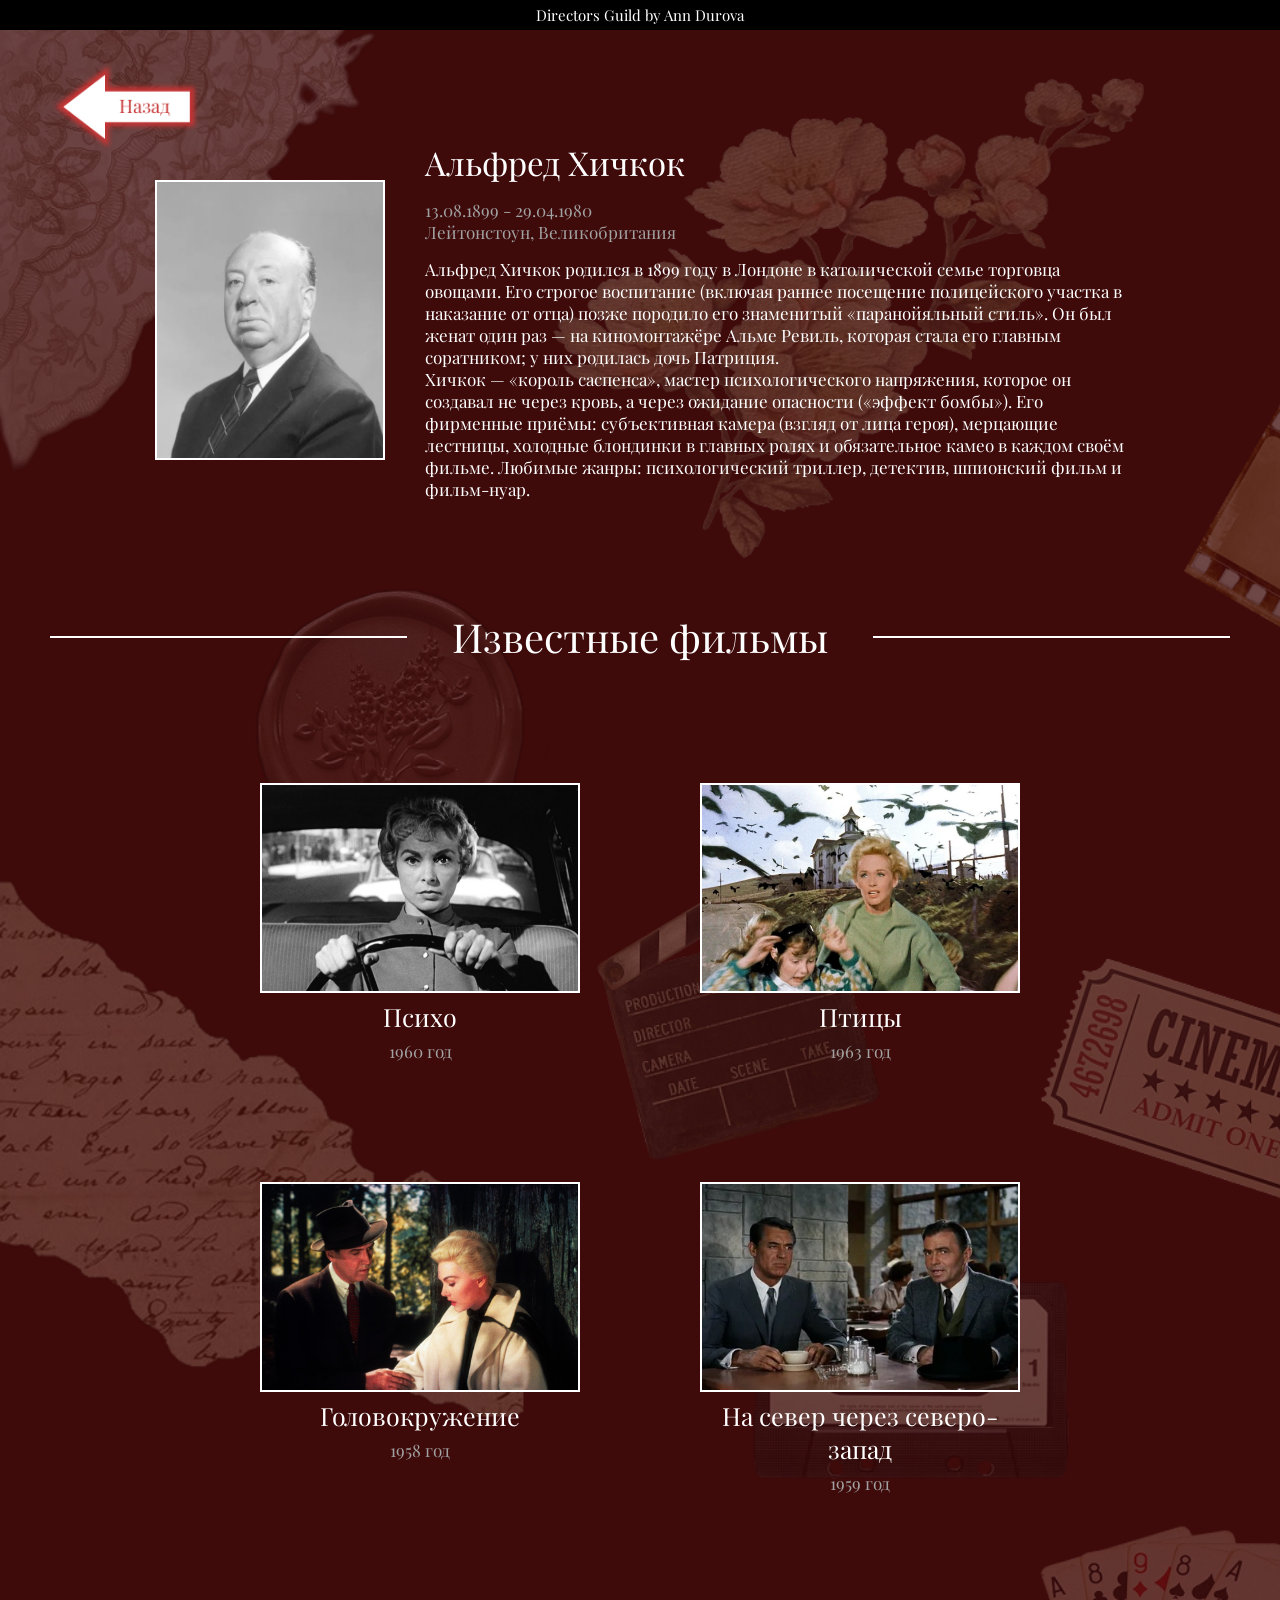
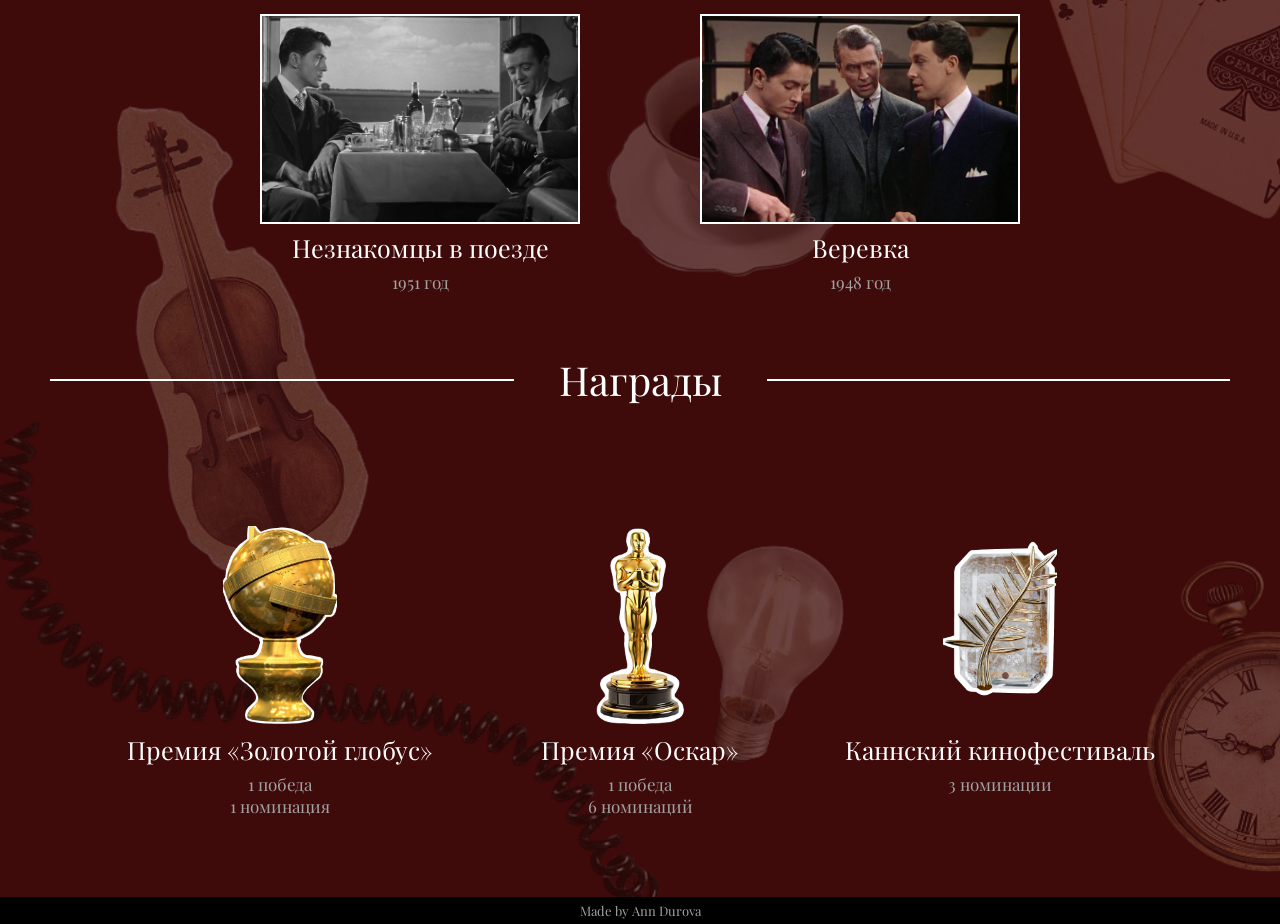
<file: directors/director7.html>
<!DOCTYPE html>
<html lang="en">
<head>
    <meta charset="UTF-8">
    <meta name="viewport" content="width=device-width, initial-scale=1.0">
    <title>Directors Guild by Ann Durova</title>
    <link rel="stylesheet" href="style_director1.css">
    <link href="https://fonts.googleapis.com/css?family=Playfair+Display" rel="stylesheet">

</head>
<body>
    <header>
        <div class="title">
            <p>Directors Guild by Ann Durova</p>
        </div>
    </header>
    <main class="page-main">

        <div id="return-button-child">
            <a href="../list_of_directors.html"><img src="../images/pointer.png" class="return-button"></a>
        </div>


        <section class="section1">
            <img src="images/director7/director7.jpg" alt="Альфред Хичкок" class="director">
            <div>
                <h3>Альфред Хичкок</h3>
                <p class="p-small">13.08.1899 - 29.04.1980<br>Лейтонстоун, Великобритания</p>
                <p>
                    Альфред Хичкок родился в 1899 году в Лондоне в католической семье торговца овощами. 
                    Его строгое воспитание (включая раннее посещение полицейского участка в наказание от отца) позже породило его знаменитый «паранойяльный стиль». 
                    Он был женат один раз — на киномонтажёре Альме Ревиль, которая стала его главным соратником; у них родилась дочь Патриция.<br>

                    Хичкок — «король саспенса», мастер психологического напряжения, которое он создавал не через кровь, а через ожидание опасности («эффект бомбы»). 
                    Его фирменные приёмы: субъективная камера (взгляд от лица героя), мерцающие лестницы, 
                    холодные блондинки в главных ролях и обязательное камео в каждом своём фильме. Любимые жанры: психологический триллер, детектив, 
                    шпионский фильм и фильм-нуар.

                </p>
            </div>
        </section>


        <section class="section2">
            <h2>Известные фильмы</h2>
            <div class="films">
                <div class="film-card">
                    <img src="images/director7/film_1.jpg" alt="Психо">
                    <p class="p-big">Психо</p>
                    <p class="p-small">1960 год</p>
                    <p class="p-small"></p>
                </div>
                <div class="film-card">
                    <img src="images/director7/film_2.jpg" alt="Птицы">
                    <p class="p-big">Птицы</p>
                    <p class="p-small">1963 год</p>
                    <p class="p-small"></p>
                </div>
                <div class="film-card">
                    <img src="images/director7/film_3.jpg" alt="Головокружение">
                    <p class="p-big">Головокружение</p>
                    <p class="p-small">1958 год</p>
                    <p class="p-small"></p>
                </div>
                <div class="film-card">
                    <img src="images/director7/film_4.jpg" alt="На север через северо-запад">
                    <p class="p-big">На север через северо-запад</p>
                    <p class="p-small">1959 год</p>
                    <p class="p-small"></p>
                </div>
                <div class="film-card">
                    <img src="images/director7/film_5.jpg" alt="Незнакомцы в поезде">
                    <p class="p-big">Незнакомцы в поезде</p>
                    <p class="p-small">1951 год</p>
                    <p class="p-small"></p>
                </div>
                <div class="film-card">
                    <img src="images/director7/film_6.jpg" alt="Веревка">
                    <p class="p-big">Веревка</p>
                    <p class="p-small">1948 год</p>
                    <p class="p-small"></p>
                </div>
            </div>
        </section>


        <section class="section3">
            <h2>Награды</h2>
            <div class="rewards">
                <div class="reward-card">
                    <img src="images/rewards/golden_globe.png" alt="«Золотой глобус»">
                    <p class="p-big">Премия «Золотой глобус»</p>
                    <p class="p-small">1 победа</p>
                    <p class="p-small">1 номинация</p>
                </div>
                <div class="reward-card">
                    <img src="images/rewards/oscar.png" alt="«Оскар»">
                    <p class="p-big">Премия «Оскар»</p>
                    <p class="p-small">1 победа</p>
                    <p class="p-small">6 номинаций</p>
                </div>
                <div class="reward-card">
                    <img src="images/rewards/palm_branch.png" alt="Каннский кинофестиваль">
                    <p class="p-big">Каннский кинофестиваль</p>
                    <p class="p-small">3 номинации</p>
                </div>
            </div>
        </section>


    </main>
    <footer>
        <div class="title">
            <p>Made by Ann Durova</p>
        </div>
    </footer>
</body>
</html>
</file>
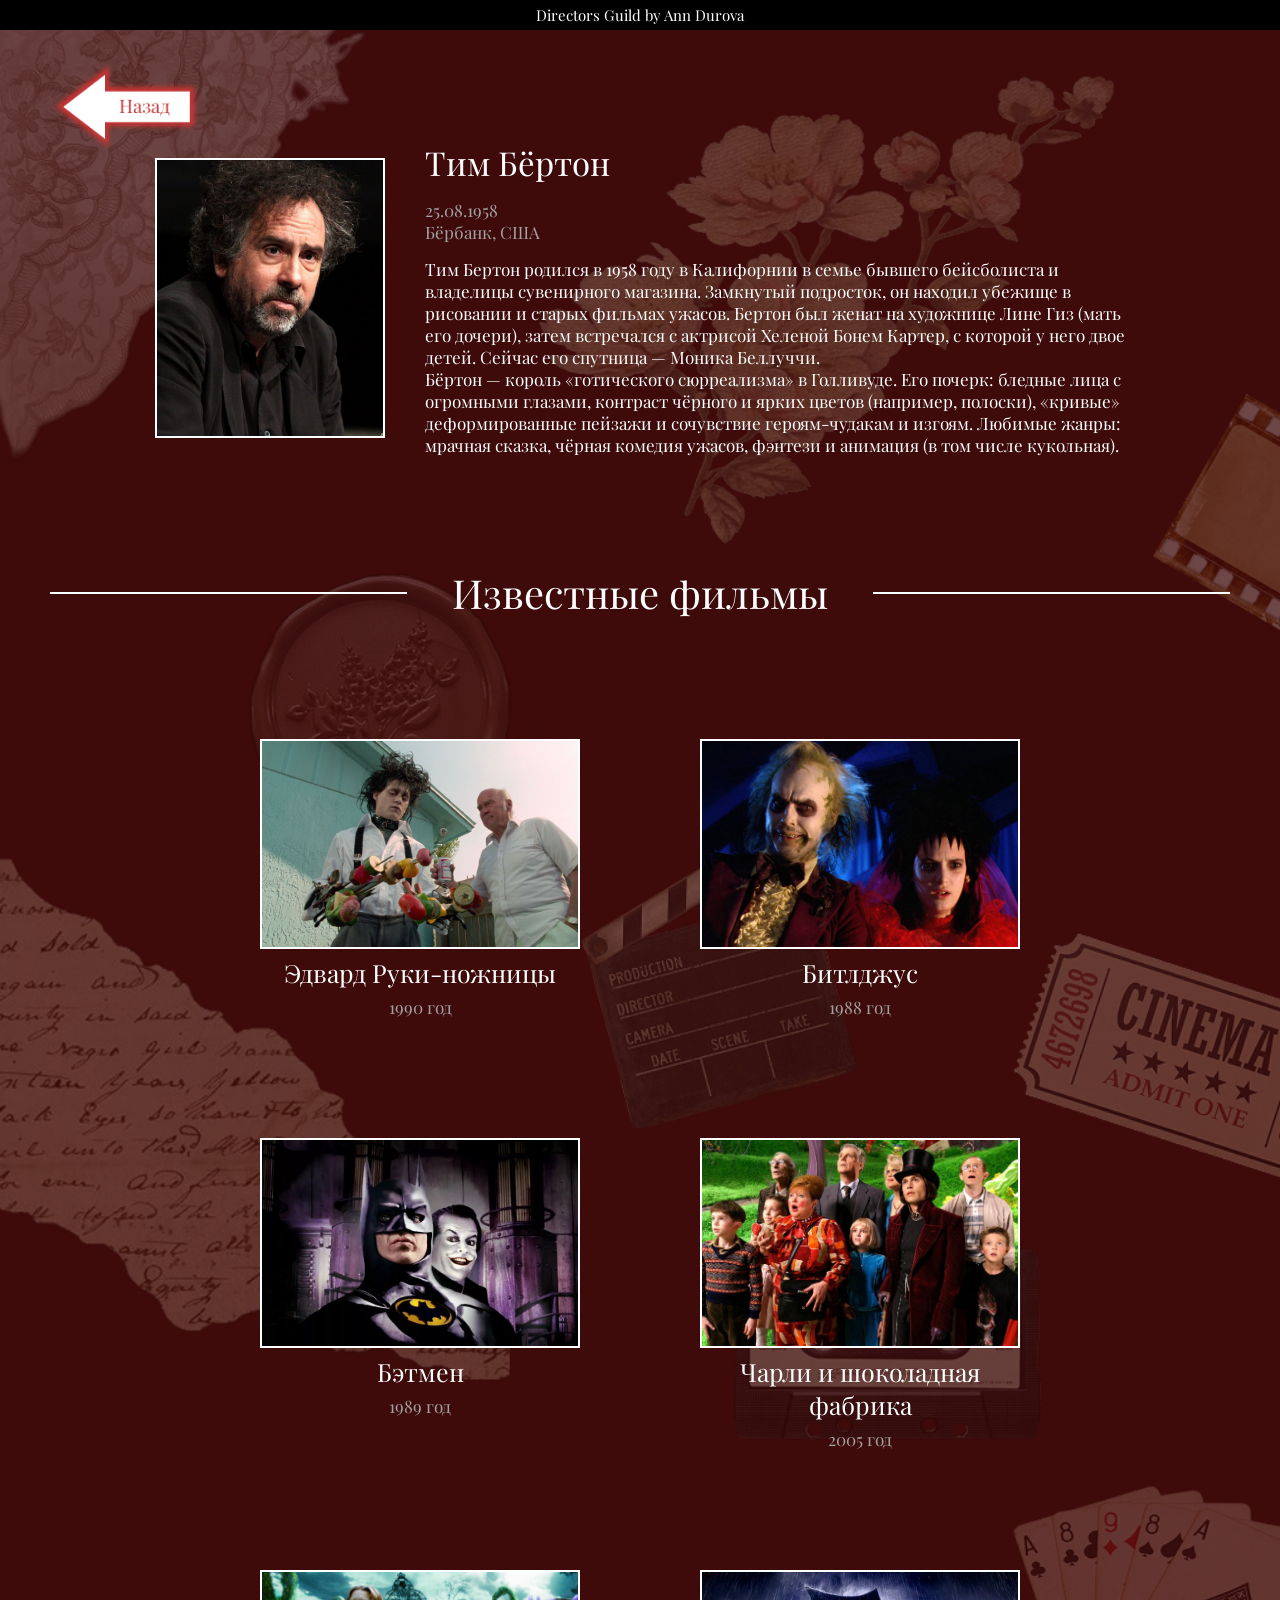
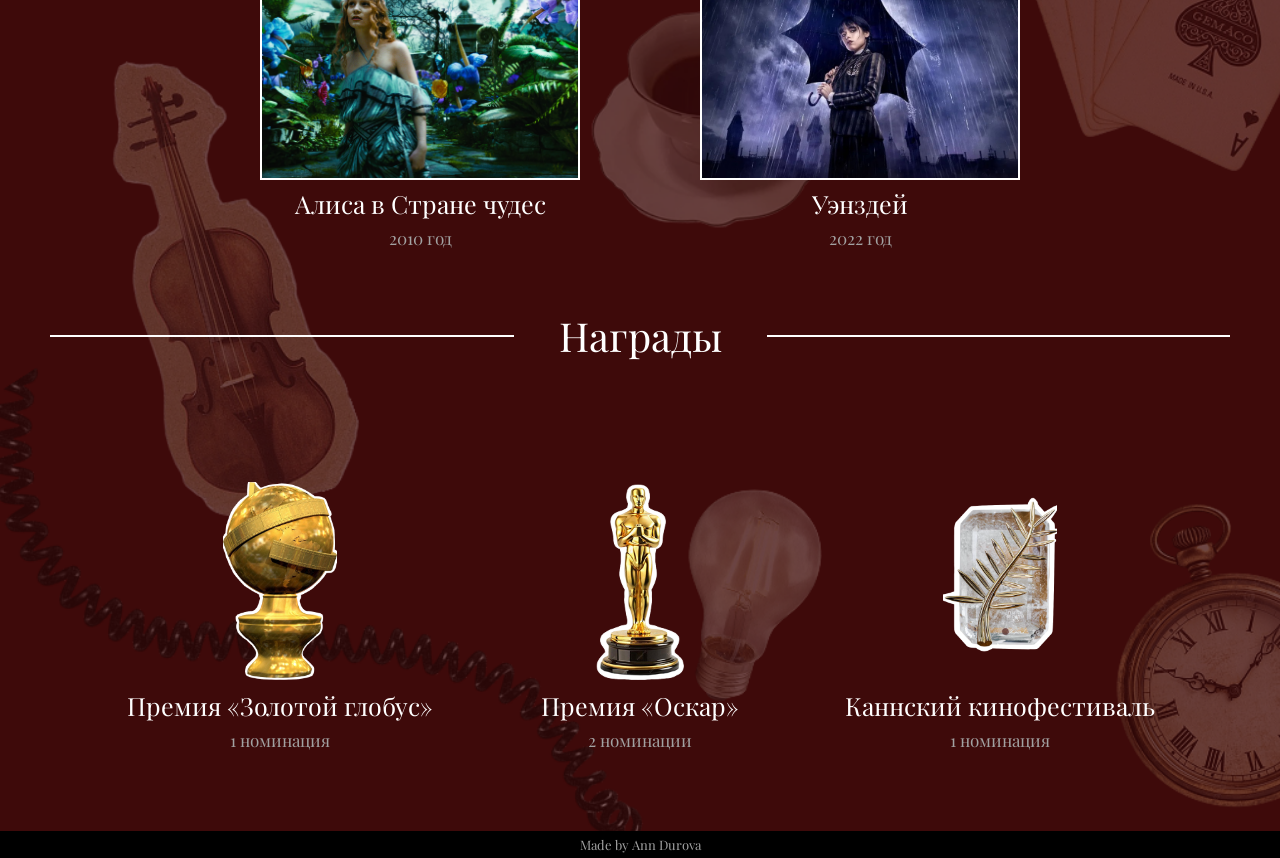
<file: directors/director8.html>
<!DOCTYPE html>
<html lang="en">
<head>
    <meta charset="UTF-8">
    <meta name="viewport" content="width=device-width, initial-scale=1.0">
    <title>Directors Guild by Ann Durova</title>
    <link rel="stylesheet" href="style_director1.css">
    <link href="https://fonts.googleapis.com/css?family=Playfair+Display" rel="stylesheet">

</head>
<body>
    <header>
        <div class="title">
            <p>Directors Guild by Ann Durova</p>
        </div>
    </header>
    <main class="page-main">

        <div id="return-button-child">
            <a href="../list_of_directors.html"><img src="../images/pointer.png" class="return-button"></a>
        </div>


        <section class="section1">
            <img src="images/director8/director8.jpg" alt="Тим Бёртон" class="director">
            <div>
                <h3>Тим Бёртон</h3>
                <p class="p-small">25.08.1958<br>Бёрбанк, США</p>
                <p>
                    Тим Бертон родился в 1958 году в Калифорнии в семье бывшего бейсболиста и владелицы сувенирного магазина. 
                    Замкнутый подросток, он находил убежище в рисовании и старых фильмах ужасов. 
                    Бертон был женат на художнице Лине Гиз (мать его дочери), затем встречался с актрисой Хеленой Бонем Картер, с которой у него двое детей. 
                    Сейчас его спутница — Моника Беллуччи. <br>

                    Бёртон — король «готического сюрреализма» в Голливуде. 
                    Его почерк: бледные лица с огромными глазами, контраст чёрного и ярких цветов (например, полоски), 
                    «кривые» деформированные пейзажи и сочувствие героям-чудакам и изгоям. 
                    Любимые жанры: мрачная сказка, чёрная комедия ужасов, фэнтези и анимация (в том числе кукольная).

                </p>
            </div>
        </section>


        <section class="section2">
            <h2>Известные фильмы</h2>
            <div class="films">
                <div class="film-card">
                    <img src="images/director8/film_1.jpg" alt="Эдвард Руки-ножницы">
                    <p class="p-big">Эдвард Руки-ножницы</p>
                    <p class="p-small">1990 год</p>
                    <p class="p-small"></p>
                </div>
                <div class="film-card">
                    <img src="images/director8/film_2.jpg" alt="Битлджус">
                    <p class="p-big">Битлджус</p>
                    <p class="p-small">1988 год</p>
                    <p class="p-small"></p>
                </div>
                <div class="film-card">
                    <img src="images/director8/film_3.jpg" alt="Бэтмен">
                    <p class="p-big">Бэтмен</p>
                    <p class="p-small">1989 год</p>
                    <p class="p-small"></p>
                </div>
                <div class="film-card">
                    <img src="images/director8/film_4.jpg" alt="Чарли и шоколадная фабрика">
                    <p class="p-big">Чарли и шоколадная фабрика</p>
                    <p class="p-small">2005 год</p>
                    <p class="p-small"></p>
                </div>
                <div class="film-card">
                    <img src="images/director8/film_5.jpg" alt="Алиса в Стране чудес">
                    <p class="p-big">Алиса в Стране чудес</p>
                    <p class="p-small">2010 год</p>
                    <p class="p-small"></p>
                </div>
                <div class="film-card">
                    <img src="images/director8/film_6.jpg" alt="Уэнздей">
                    <p class="p-big">Уэнздей</p>
                    <p class="p-small">2022 год</p>
                    <p class="p-small"></p>
                </div>
            </div>
        </section>


        <section class="section3">
            <h2>Награды</h2>
            <div class="rewards">
                <div class="reward-card">
                    <img src="images/rewards/golden_globe.png" alt="«Золотой глобус»">
                    <p class="p-big">Премия «Золотой глобус»</p>
                    <p class="p-small">1 номинация</p>
                </div>
                <div class="reward-card">
                    <img src="images/rewards/oscar.png" alt="«Оскар»">
                    <p class="p-big">Премия «Оскар»</p>
                    <p class="p-small">2 номинации</p>
                </div>
                <div class="reward-card">
                    <img src="images/rewards/palm_branch.png" alt="Каннский кинофестиваль">
                    <p class="p-big">Каннский кинофестиваль</p>
                    <p class="p-small">1 номинация</p>
                </div>
            </div>
        </section>


    </main>
    <footer>
        <div class="title">
            <p>Made by Ann Durova</p>
        </div>
    </footer>
</body>
</html>
</file>
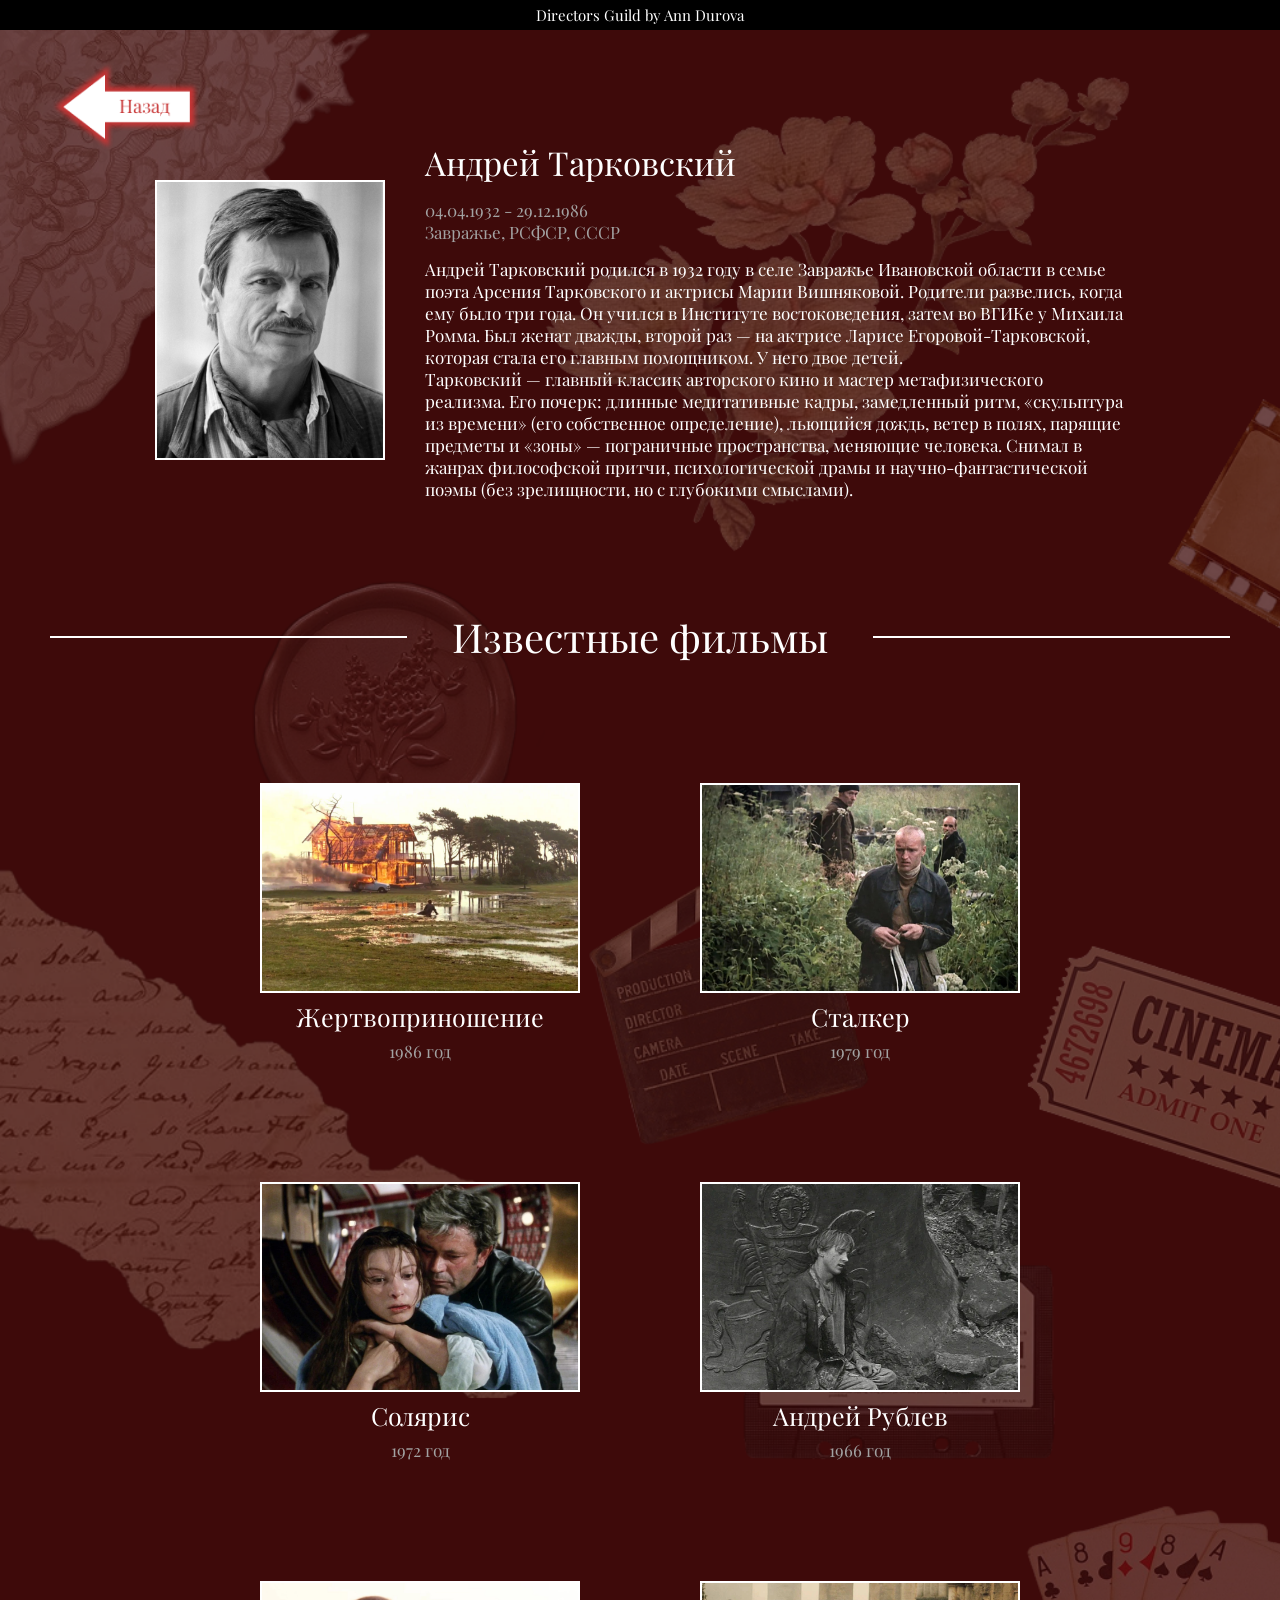
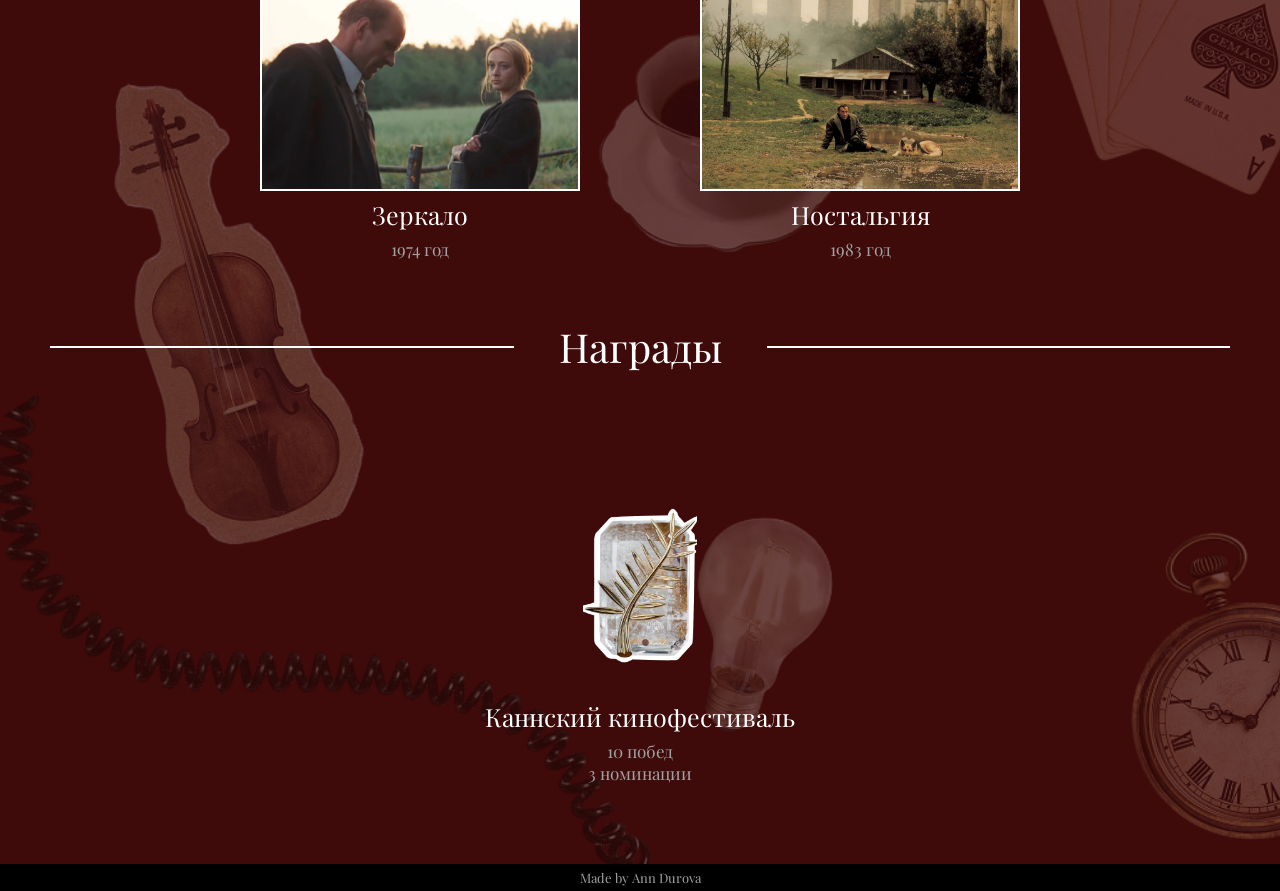
<file: directors/director9.html>
<!DOCTYPE html>
<html lang="en">
<head>
    <meta charset="UTF-8">
    <meta name="viewport" content="width=device-width, initial-scale=1.0">
    <title>Directors Guild by Ann Durova</title>
    <link rel="stylesheet" href="style_director1.css">
    <link href="https://fonts.googleapis.com/css?family=Playfair+Display" rel="stylesheet">

</head>
<body>
    <header>
        <div class="title">
            <p>Directors Guild by Ann Durova</p>
        </div>
    </header>
    <main class="page-main">


        <div id="return-button-child">
            <a href="../list_of_directors.html"><img src="../images/pointer.png" class="return-button"></a>
        </div>


        <section class="section1">
            <img src="images/director9/director9.jpg" alt="Андрей Тарковский" class="director">
            <div>
                <h3>Андрей Тарковский</h3>
                <p class="p-small">04.04.1932 - 29.12.1986<br>Завражье, РСФСР, СССР</p>
                <p>
                    Андрей Тарковский родился в 1932 году в селе Завражье Ивановской области в семье поэта Арсения Тарковского и актрисы Марии Вишняковой. 
                    Родители развелись, когда ему было три года. Он учился в Институте востоковедения, затем во ВГИКе у Михаила Ромма.
                    Был женат дважды, второй раз — на актрисе Ларисе Егоровой-Тарковской, которая стала его главным помощником. У него двое детей.<br>

                    Тарковский — главный классик авторского кино и мастер метафизического реализма. 
                    Его почерк: длинные медитативные кадры, замедленный ритм, «скульптура из времени» (его собственное определение), льющийся дождь, ветер в полях, 
                    парящие предметы и «зоны» — пограничные пространства, меняющие человека. Снимал в жанрах философской притчи, психологической драмы и 
                    научно-фантастической поэмы (без зрелищности, но с глубокими смыслами).

                </p>
            </div>
        </section>


        <section class="section2">
            <h2>Известные фильмы</h2>
            <div class="films">
                <div class="film-card">
                    <img src="images/director9/film_1.png" alt="Жертвоприношение">
                    <p class="p-big">Жертвоприношение</p>
                    <p class="p-small">1986 год</p>
                    <p class="p-small"></p>
                </div>
                <div class="film-card">
                    <img src="images/director9/film_2.jpg" alt="Сталкер">
                    <p class="p-big">Сталкер</p>
                    <p class="p-small">1979 год</p>
                    <p class="p-small"></p>
                </div>
                <div class="film-card">
                    <img src="images/director9/film_3.jpg" alt="Солярис">
                    <p class="p-big">Солярис</p>
                    <p class="p-small">1972 год</p>
                    <p class="p-small"></p>
                </div>
                <div class="film-card">
                    <img src="images/director9/film_4.jpg" alt="Андрей Рублев">
                    <p class="p-big">Андрей Рублев</p>
                    <p class="p-small">1966 год</p>
                    <p class="p-small"></p>
                </div>
                <div class="film-card">
                    <img src="images/director9/film_5.jpg" alt="Начало">
                    <p class="p-big">Зеркало</p>
                    <p class="p-small">1974 год</p>
                    <p class="p-small"></p>
                </div>
                <div class="film-card">
                    <img src="images/director9/film_6.jpg" alt="Одиссея">
                    <p class="p-big">Ностальгия</p>
                    <p class="p-small">1983 год</p>
                    <p class="p-small"></p>
                </div>
            </div>
        </section>


        <section class="section3">
            <h2>Награды</h2>
            <div class="rewards">
                <div class="reward-card">
                    <img src="images/rewards/palm_branch.png" alt="Каннский кинофестиваль">
                    <p class="p-big">Каннский кинофестиваль</p>
                    <p class="p-small">10 побед</p>
                    <p class="p-small">3 номинации</p>
                </div>
            </div>
        </section>


    </main>
    <footer>
        <div class="title">
            <p>Made by Ann Durova</p>
        </div>
    </footer>
</body>
</html>
</file>
<file: style.css>
* {
    margin: 0;
    padding: 0;
    box-sizing: border-box;
}


body {
    background-image: url("images/bg.png");
    background-size: cover;
    background-repeat: no-repeat;
    font-family: 'Playfair Display';
    height: auto;
    object-fit: cover;
}



header {
    width: 100%;
    text-align: center;
    height: 50px;
    background-color: black;
    color: white;
    position: relative;
    z-index: 2;
}

header p {
    margin: 0;
    line-height: 50px;
    font-size: 20px;
}





.main-container {
    display: flex;
    height: calc(100vh - 50px);
    width: 100%;
}


.image-section {
    position: relative;
    width: 65%;
    height: 100%;
}

.bg_photo {
    width: 100%;
    height: 100%;
    object-fit: cover;
    display: block;
}


.yellow-bar {
    position: absolute;
    top: 0;
    right: 0;
    width: 8px;
    height: 100%;
    background-color: #FFE978;
    z-index: 3;
}

.right-section {
    width: 35%;
    display: flex;
    flex-direction: column;
    justify-content: center;
    align-items: flex-start;
    padding-left: 40px;
    padding-right: 20px;
}

.buttons-row {
    display: flex;
    gap: 100px;
    margin-bottom: 270px;
}


.btn {
    padding: 12px 28px;
    font-size: 25px;
    font-weight: bold;
    border: 4px solid #000;
    background-color: transparent;
    cursor: pointer;
    transition: all 0.3s ease;
    text-decoration: none;
    color: #000;
    display: inline-block;
    text-align: center;

}

.btn:hover {
    background-color: #000;
    color: #fff;
}

.btn:active {
    transform: scale(0.85);
    background-color: #1d1d1d;
}

.big-title {
    font-size: 44px;
    font-weight: normal;
    color: white;
    line-height: 1.3;
}


.author {
    font-size: 27px;
    margin-top: 50px;
}
</file>
<file: style_list.css>
* {
    margin: 0;
    padding: 0;
    box-sizing: border-box;
}

body {
    background-image: url("images/bg_list.png");
    background-size: cover;
    background-repeat: no-repeat;
    font-family: 'Playfair Display';
}
header {
    width: auto;
    text-align: center;
    height: 30px;
    background-color: black;
    color: white;
}

header p {
    margin: 0;
    line-height: 30px;
    font-size: 15px;
}







.directors {
    display: flex;
    flex-wrap: wrap;
    justify-content: center;
    gap: 120px;
    max-width: 1000px; /* ограничиваем ширину контейнера */
    margin: 0 auto;
}

.director-card {
    display: block;
    width: 200px; /* просто ширина */ 
    text-align: center;
    text-decoration: none;
    color: inherit;
    transition: transform 0.4s ease;
}

.director-card:hover {
    bottom: 30px;
    transform: scale(1.08);
}

.director-card img {
    width: 160px;
    height: 210px;
    object-fit: cover;
    display: block;
    border: 2.5px solid white;
    margin: 0 auto;
}

.p-big {
    color: white;
    margin: 7px;
    font-size: 20px;
}

.p-small {
    color: #A2A2A2;
    font-size: 15px;
    margin: 0;
    padding: 0;
}

h2 {
    text-align: center;
    margin-top: 100px;
    margin-bottom: 120px;
    padding: 0;
    color: white;
    font-size: 52px;
    font-weight: normal;
}






footer {
    width: auto;
    text-align: center;
    height: 27px;
    background-color: black;
    color: white;
}

footer p {
    margin: 0;
    margin-top: 100px;
    line-height: 27px;
    font-size: 13px;
    color:#A2A2A2;
}


#return-button-child {
    position: absolute;
    z-index: 2;
    width: 600px;
    height: 100px;
    inset: -25px 0px 0px 50px;
}

.return-button {
    width: 30%;
    transition: transform 0.4s ease;
}

.return-button:hover {
    bottom: 30px;
    transform: scale(1.1);
}


.page-main {
    position: relative;
}
</file>
<file: directors/style_director1.css>
* {
    margin: 0;
    padding: 0;
    box-sizing: border-box;
}

body {
    background-image: url("images/bg_list.png");
    background-size: cover;
    background-repeat: no-repeat;
    font-family: 'Playfair Display';
}

main {
    margin: 50px;
    padding-top: 10px;
    margin-bottom: 80px;
}

header {
    width: auto;
    text-align: center;
    height: 30px;
    background-color: black;
    color: white;
}

header p {
    margin: 0;
    line-height: 30px;
    font-size: 15px;
}


.section1 {
    display: flex;
    justify-content: center;
    align-items: center;
    gap: 40px;
    max-width: 1200px;
    margin: 0 auto;
    padding: 50px;
    color: white;
}

.section1 p {
    padding-top: 15px;
    font-size: 17px;
}

.section1 img {
    width: 230px;
    height: 280px;
    object-fit: cover;
    border: 2.5px solid white;
}

.section1 div {
    flex: 0 1 700px;
}




.films {
    display: flex;
    flex-wrap: wrap;
    justify-content: center;
    gap: 120px;
    max-width: 1500px;
    margin: 0 auto;
}

.film-card {
    display: block;
    width: 320px;
    text-align: center;
    text-decoration: none;
    color: inherit;
}

.film-card img {
    width: 320px;
    height: 210px;
    object-fit: cover;
    display: block;
    border: 2.5px solid white;
    margin: 0 auto;
}

.p-big {
    color: white;
    margin: 7px;
    font-size: 25px;
}

.p-small {
    color: #A2A2A2;
    font-size: 17px;
    margin: 0;
    padding: 0;
}

h2 {
    display: flex;
    align-items: center;
    text-align: center;
    gap: 45px;
    margin-top: 60px;
    margin-bottom: 120px;
    padding: 0;
    color: white;
    font-size: 40px;
    font-weight: normal;
}

h2::before, h2::after {
    content: "";
    flex: 1;
    height: 2px;
    background-color: white;
}

.rewards{
    display: flex;
    flex-wrap: wrap;
    justify-content: center;
    gap: 30px;
    max-width: 1200px;
    margin: 0 auto;
}

.reward-card {
    display: block;
    width: 330px;
    text-align: center;
    text-decoration: none;
    color: inherit;
}

.reward-card img {
    height: 200px;
    width: auto;
    object-fit: cover;
    display: block;
    margin: 0 auto;
}






footer {
    width: auto;
    text-align: center;
    height: 27px;
    background-color: black;
    color: white;
}

footer p {
    margin: 0;
    margin-top: 80px;
    line-height: 27px;
    font-size: 13px;
    color:#A2A2A2;
}

h3 {
    font-weight: normal;
    font-size: 33px;
}





#return-button-child {
    position: absolute;
    z-index: 2;
    width: 150px;
    height: auto;
    inset: -20px 0px;
}

.return-button {
    width: 150px;
    height:auto;
    transition: transform 0.4s ease;
}

.return-button:hover {
    bottom: 30px;
    transform: scale(1.1);
}

.page-main {
    position: relative;
}








.film-card, .reward-card, .director {
    transition: transform 0.4s ease;
}

.film-card:hover, .reward-card:hover, .director:hover {
    bottom: 30px;
    transform: scale(1.07);
}
</file>
